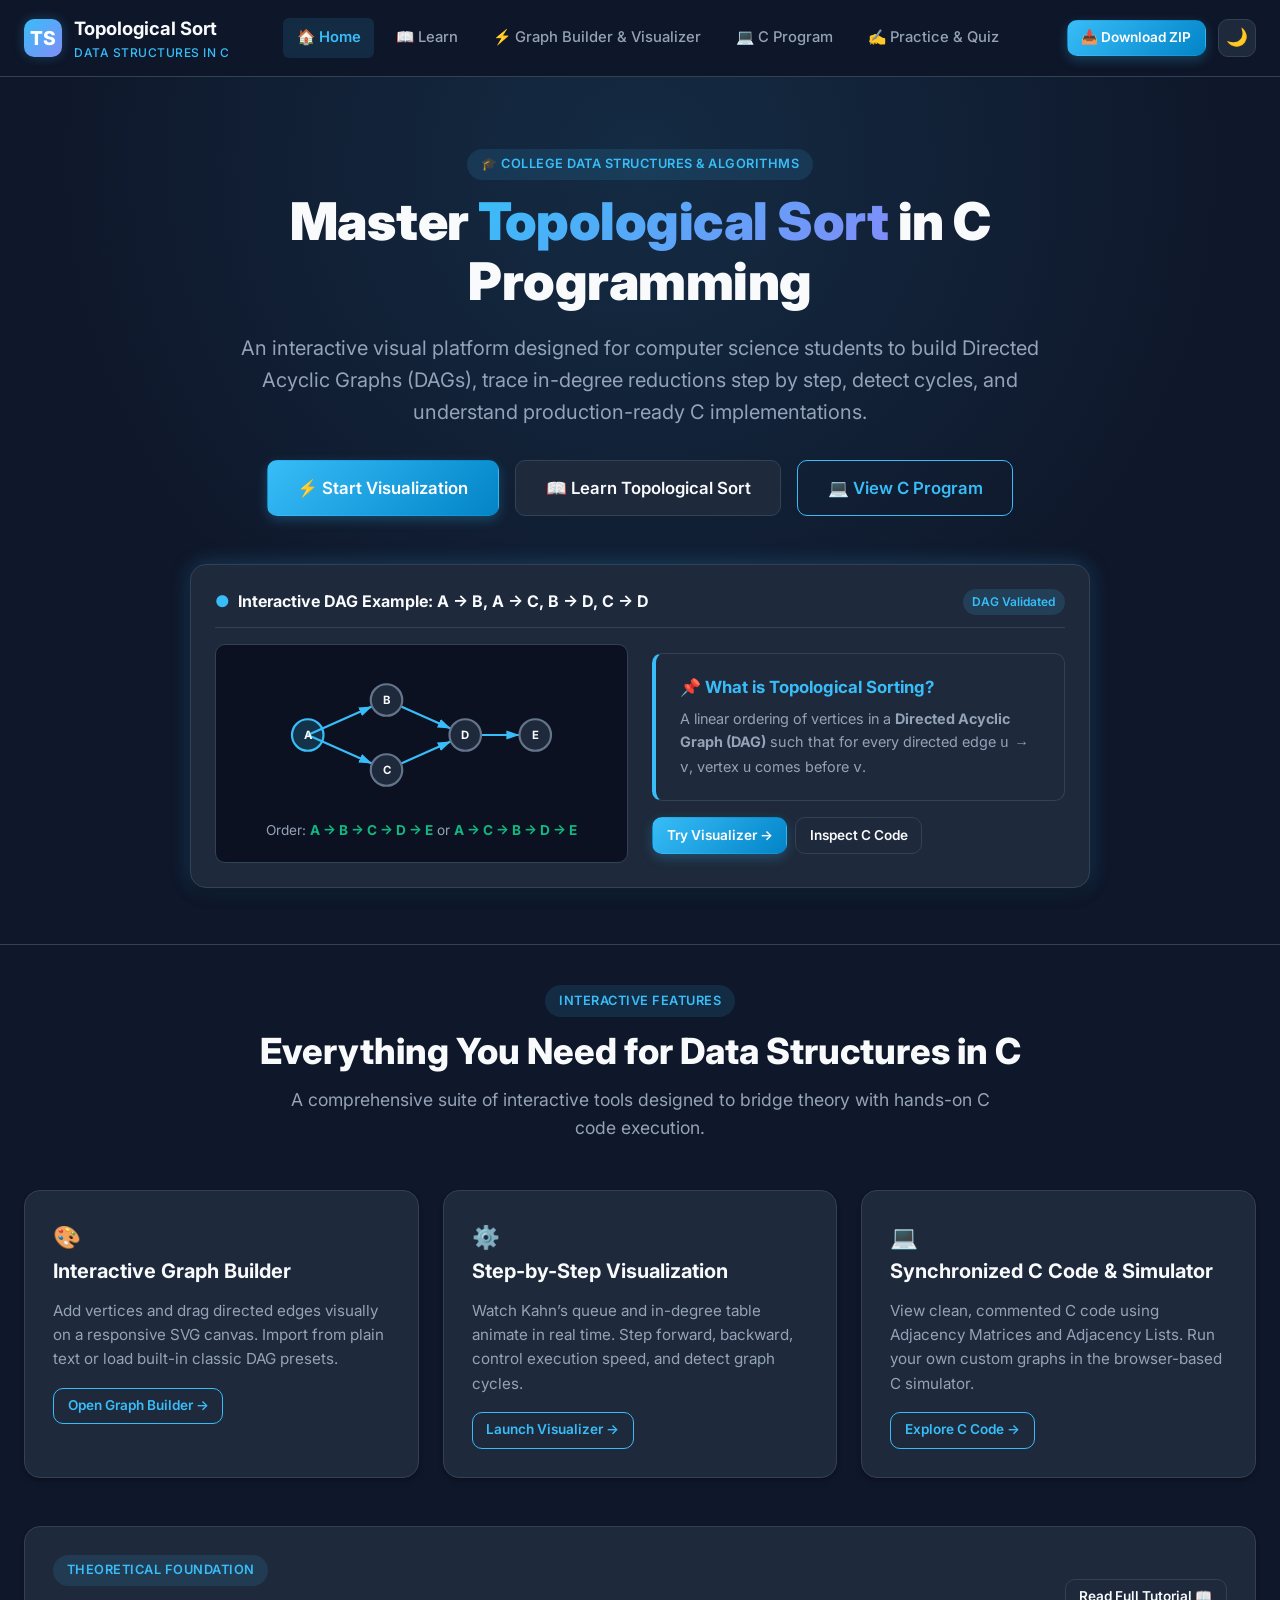
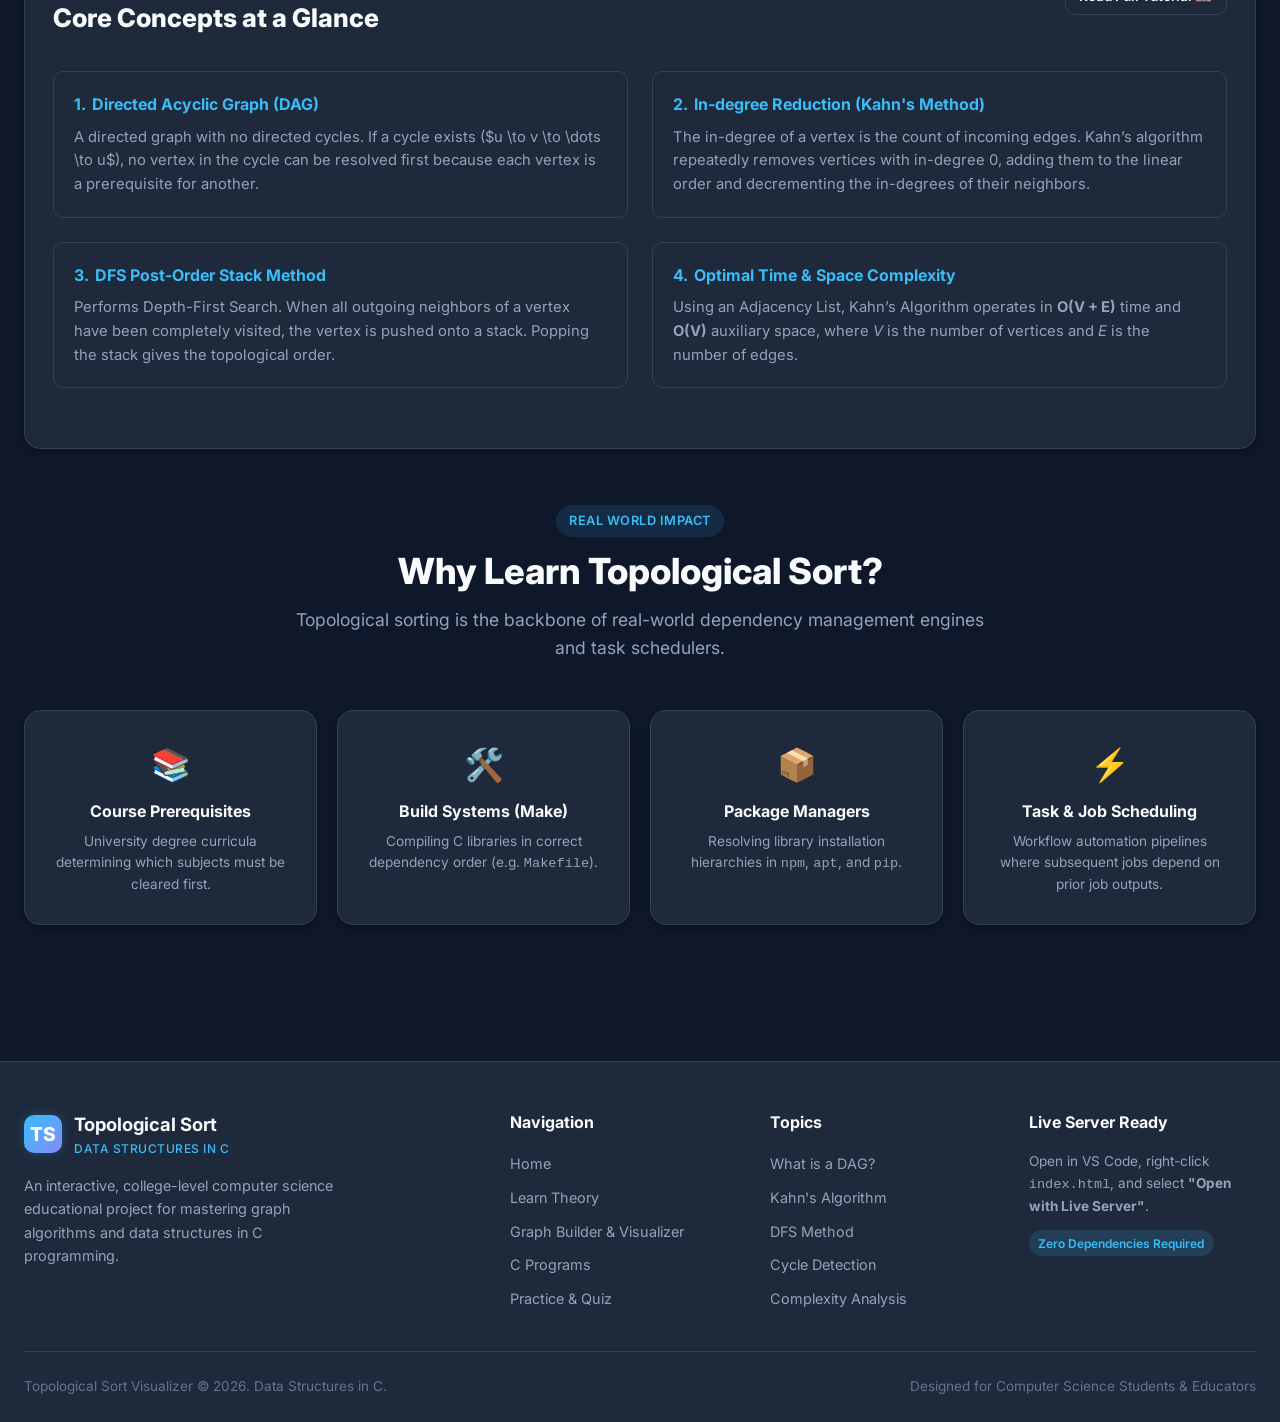
<file: index.html>
<!DOCTYPE html>
<html lang="en" data-theme="dark">
<head>
  <meta charset="UTF-8">
  <meta name="viewport" content="width=device-width, initial-scale=1.0">
  <title>Topological Sort Visualizer – Data Structures in C</title>
  <meta name="description" content="Interactive educational platform to learn, build, and visualize Topological Sort on Directed Acyclic Graphs (DAG) implemented in C programming.">
  <link rel="stylesheet" href="css/style.css">
  <link rel="preconnect" href="https://fonts.googleapis.com">
  <link rel="preconnect" href="https://fonts.gstatic.com" crossorigin>
  <link href="https://fonts.googleapis.com/css2?family=Fira+Code:wght@400;600;700&family=Inter:wght@400;500;600;700;800;900&display=swap" rel="stylesheet">
</head>
<body>

  <!-- Navigation Bar -->
  <nav class="navbar">
    <div class="nav-container">
      <a href="index.html" class="brand">
        <div class="brand-icon">TS</div>
        <div class="brand-title">
          Topological Sort
          <span>Data Structures in C</span>
        </div>
      </a>

      <ul class="nav-menu">
        <li><a href="index.html" class="nav-link active">🏠 Home</a></li>
        <li><a href="learn.html" class="nav-link">📖 Learn</a></li>
        <li><a href="visualizer.html" class="nav-link">⚡ Graph Builder & Visualizer</a></li>
        <li><a href="c-program.html" class="nav-link">💻 C Program</a></li>
        <li><a href="practice.html" class="nav-link">✍️ Practice & Quiz</a></li>
      </ul>

      <div class="nav-actions">
        <a href="topological-sort-c.zip" download="topological-sort-c.zip" class="btn btn-primary btn-sm" title="Download Complete Offline ZIP Project" style="text-decoration: none;">📥 Download ZIP</a>
        <button class="theme-toggle-btn" id="themeToggleBtn" title="Toggle Dark/Light Mode">
          <span id="themeIcon">🌙</span>
        </button>
        <button class="mobile-toggle" aria-label="Toggle Mobile Menu">☰</button>
      </div>
    </div>
  </nav>

  <!-- Hero Section -->
  <header class="hero-section">
    <div class="hero-content">
      <span class="section-tag">🎓 College Data Structures & Algorithms</span>
      <h1 class="hero-title">
        Master <span class="gradient-text">Topological Sort</span> in C Programming
      </h1>
      <p class="hero-subtitle">
        An interactive visual platform designed for computer science students to build Directed Acyclic Graphs (DAGs), trace in-degree reductions step by step, detect cycles, and understand production-ready C implementations.
      </p>

      <div class="hero-cta">
        <a href="visualizer.html" class="btn btn-primary btn-lg">⚡ Start Visualization</a>
        <a href="learn.html" class="btn btn-secondary btn-lg">📖 Learn Topological Sort</a>
        <a href="c-program.html" class="btn btn-outline btn-lg">💻 View C Program</a>
      </div>
    </div>

    <!-- Live Preview Interactive Showcase -->
    <div class="hero-preview">
      <div style="display: flex; align-items: center; justify-content: space-between; margin-bottom: 1rem; border-bottom: 1px solid var(--border-color); padding-bottom: 0.75rem;">
        <span style="font-weight: 700; color: var(--text-primary); display: flex; align-items: center; gap: 0.5rem;">
          <span style="color: var(--primary);">●</span> Interactive DAG Example: A → B, A → C, B → D, C → D
        </span>
        <span class="badge badge-ready">DAG Validated</span>
      </div>

      <div style="display: grid; grid-template-columns: repeat(auto-fit, minmax(280px, 1fr)); gap: 1.5rem; text-align: left; align-items: center;">
        <div style="background: var(--bg-canvas); padding: 1.25rem; border-radius: var(--radius-md); border: 1px solid var(--border-color); text-align: center;">
          <svg viewBox="0 0 360 160" style="width: 100%; height: auto; max-height: 140px;">
            <defs>
              <marker id="hero-arrow" viewBox="0 0 10 10" refX="22" refY="5" markerWidth="6" markerHeight="6" orient="auto-start-reverse">
                <path d="M 0 1.5 L 10 5 L 0 8.5 z" fill="var(--primary)" />
              </marker>
            </defs>
            <!-- Edges -->
            <path d="M 50 80 L 140 40" stroke="var(--primary)" stroke-width="2.5" marker-end="url(#hero-arrow)" />
            <path d="M 50 80 L 140 120" stroke="var(--primary)" stroke-width="2.5" marker-end="url(#hero-arrow)" />
            <path d="M 140 40 L 230 80" stroke="var(--primary)" stroke-width="2.5" marker-end="url(#hero-arrow)" />
            <path d="M 140 120 L 230 80" stroke="var(--primary)" stroke-width="2.5" marker-end="url(#hero-arrow)" />
            <path d="M 230 80 L 310 80" stroke="var(--primary)" stroke-width="2.5" marker-end="url(#hero-arrow)" />
            
            <!-- Nodes -->
            <g transform="translate(50, 80)">
              <circle r="18" fill="rgba(56,189,248,0.2)" stroke="var(--primary)" stroke-width="2.5" />
              <text text-anchor="middle" dominant-baseline="central" fill="var(--text-primary)" font-weight="bold" font-size="13">A</text>
            </g>
            <g transform="translate(140, 40)">
              <circle r="18" fill="var(--bg-card)" stroke="var(--text-muted)" stroke-width="2.5" />
              <text text-anchor="middle" dominant-baseline="central" fill="var(--text-primary)" font-weight="bold" font-size="13">B</text>
            </g>
            <g transform="translate(140, 120)">
              <circle r="18" fill="var(--bg-card)" stroke="var(--text-muted)" stroke-width="2.5" />
              <text text-anchor="middle" dominant-baseline="central" fill="var(--text-primary)" font-weight="bold" font-size="13">C</text>
            </g>
            <g transform="translate(230, 80)">
              <circle r="18" fill="var(--bg-card)" stroke="var(--text-muted)" stroke-width="2.5" />
              <text text-anchor="middle" dominant-baseline="central" fill="var(--text-primary)" font-weight="bold" font-size="13">D</text>
            </g>
            <g transform="translate(310, 80)">
              <circle r="18" fill="var(--bg-card)" stroke="var(--text-muted)" stroke-width="2.5" />
              <text text-anchor="middle" dominant-baseline="central" fill="var(--text-primary)" font-weight="bold" font-size="13">E</text>
            </g>
          </svg>
          <div style="font-size: 0.85rem; color: var(--text-secondary); margin-top: 0.5rem;">
            Order: <strong style="color: var(--color-done);">A → B → C → D → E</strong> or <strong style="color: var(--color-done);">A → C → B → D → E</strong>
          </div>
        </div>

        <div>
          <div class="concept-box" style="margin: 0 0 1rem 0;">
            <h4>📌 What is Topological Sorting?</h4>
            <p style="font-size: 0.9rem; color: var(--text-secondary);">
              A linear ordering of vertices in a <strong>Directed Acyclic Graph (DAG)</strong> such that for every directed edge <code>u → v</code>, vertex <code>u</code> comes before <code>v</code>.
            </p>
          </div>
          <div style="display: flex; gap: 0.5rem;">
            <a href="visualizer.html" class="btn btn-primary btn-sm">Try Visualizer →</a>
            <a href="c-program.html" class="btn btn-secondary btn-sm">Inspect C Code</a>
          </div>
        </div>
      </div>
    </div>
  </header>

  <!-- Core Features & Learning Tracks -->
  <main class="container">
    
    <div class="section-header">
      <span class="section-tag">Interactive Features</span>
      <h2 class="section-title">Everything You Need for Data Structures in C</h2>
      <p class="section-subtitle">A comprehensive suite of interactive tools designed to bridge theory with hands-on C code execution.</p>
    </div>

    <div class="grid-3">
      <div class="card">
        <div class="card-icon">🎨</div>
        <h3 class="card-title">Interactive Graph Builder</h3>
        <p style="color: var(--text-secondary); font-size: 0.95rem; margin-bottom: 1rem;">
          Add vertices and drag directed edges visually on a responsive SVG canvas. Import from plain text or load built-in classic DAG presets.
        </p>
        <a href="visualizer.html" class="btn btn-outline btn-sm">Open Graph Builder →</a>
      </div>

      <div class="card">
        <div class="card-icon">⚙️</div>
        <h3 class="card-title">Step-by-Step Visualization</h3>
        <p style="color: var(--text-secondary); font-size: 0.95rem; margin-bottom: 1rem;">
          Watch Kahn’s queue and in-degree table animate in real time. Step forward, backward, control execution speed, and detect graph cycles.
        </p>
        <a href="visualizer.html" class="btn btn-outline btn-sm">Launch Visualizer →</a>
      </div>

      <div class="card">
        <div class="card-icon">💻</div>
        <h3 class="card-title">Synchronized C Code & Simulator</h3>
        <p style="color: var(--text-secondary); font-size: 0.95rem; margin-bottom: 1rem;">
          View clean, commented C code using Adjacency Matrices and Adjacency Lists. Run your own custom graphs in the browser-based C simulator.
        </p>
        <a href="c-program.html" class="btn btn-outline btn-sm">Explore C Code →</a>
      </div>
    </div>

    <!-- Quick Concept Summary Section -->
    <div class="card" style="margin-top: 3rem;">
      <div style="display: flex; align-items: center; justify-content: space-between; flex-wrap: wrap; gap: 1rem; margin-bottom: 1.5rem;">
        <div>
          <span class="section-tag">Theoretical Foundation</span>
          <h3 style="font-size: 1.6rem; font-weight: 800; color: var(--text-primary);">Core Concepts at a Glance</h3>
        </div>
        <a href="learn.html" class="btn btn-secondary btn-sm">Read Full Tutorial 📖</a>
      </div>

      <div class="grid-2">
        <div style="background: var(--bg-secondary); padding: 1.25rem; border-radius: var(--radius-md); border: 1px solid var(--border-color);">
          <h4 style="color: var(--primary); margin-bottom: 0.5rem; display: flex; align-items: center; gap: 0.4rem;">
            <span>1.</span> Directed Acyclic Graph (DAG)
          </h4>
          <p style="color: var(--text-secondary); font-size: 0.925rem;">
            A directed graph with no directed cycles. If a cycle exists ($u \to v \to \dots \to u$), no vertex in the cycle can be resolved first because each vertex is a prerequisite for another.
          </p>
        </div>

        <div style="background: var(--bg-secondary); padding: 1.25rem; border-radius: var(--radius-md); border: 1px solid var(--border-color);">
          <h4 style="color: var(--primary); margin-bottom: 0.5rem; display: flex; align-items: center; gap: 0.4rem;">
            <span>2.</span> In-degree Reduction (Kahn's Method)
          </h4>
          <p style="color: var(--text-secondary); font-size: 0.925rem;">
            The in-degree of a vertex is the count of incoming edges. Kahn’s algorithm repeatedly removes vertices with in-degree 0, adding them to the linear order and decrementing the in-degrees of their neighbors.
          </p>
        </div>

        <div style="background: var(--bg-secondary); padding: 1.25rem; border-radius: var(--radius-md); border: 1px solid var(--border-color);">
          <h4 style="color: var(--primary); margin-bottom: 0.5rem; display: flex; align-items: center; gap: 0.4rem;">
            <span>3.</span> DFS Post-Order Stack Method
          </h4>
          <p style="color: var(--text-secondary); font-size: 0.925rem;">
            Performs Depth-First Search. When all outgoing neighbors of a vertex have been completely visited, the vertex is pushed onto a stack. Popping the stack gives the topological order.
          </p>
        </div>

        <div style="background: var(--bg-secondary); padding: 1.25rem; border-radius: var(--radius-md); border: 1px solid var(--border-color);">
          <h4 style="color: var(--primary); margin-bottom: 0.5rem; display: flex; align-items: center; gap: 0.4rem;">
            <span>4.</span> Optimal Time & Space Complexity
          </h4>
          <p style="color: var(--text-secondary); font-size: 0.925rem;">
            Using an Adjacency List, Kahn’s Algorithm operates in <strong>O(V + E)</strong> time and <strong>O(V)</strong> auxiliary space, where <em>V</em> is the number of vertices and <em>E</em> is the number of edges.
          </p>
        </div>
      </div>
    </div>

    <!-- Real World Applications Callout -->
    <div style="margin-top: 3.5rem;">
      <div class="section-header">
        <span class="section-tag">Real World Impact</span>
        <h2 class="section-title">Why Learn Topological Sort?</h2>
        <p class="section-subtitle">Topological sorting is the backbone of real-world dependency management engines and task schedulers.</p>
      </div>

      <div class="grid-4">
        <div class="card" style="text-align: center;">
          <div style="font-size: 2rem; margin-bottom: 0.5rem;">📚</div>
          <h4 style="margin-bottom: 0.4rem;">Course Prerequisites</h4>
          <p style="font-size: 0.85rem; color: var(--text-secondary);">University degree curricula determining which subjects must be cleared first.</p>
        </div>

        <div class="card" style="text-align: center;">
          <div style="font-size: 2rem; margin-bottom: 0.5rem;">🛠️</div>
          <h4 style="margin-bottom: 0.4rem;">Build Systems (Make)</h4>
          <p style="font-size: 0.85rem; color: var(--text-secondary);">Compiling C libraries in correct dependency order (e.g. <code>Makefile</code>).</p>
        </div>

        <div class="card" style="text-align: center;">
          <div style="font-size: 2rem; margin-bottom: 0.5rem;">📦</div>
          <h4 style="margin-bottom: 0.4rem;">Package Managers</h4>
          <p style="font-size: 0.85rem; color: var(--text-secondary);">Resolving library installation hierarchies in <code>npm</code>, <code>apt</code>, and <code>pip</code>.</p>
        </div>

        <div class="card" style="text-align: center;">
          <div style="font-size: 2rem; margin-bottom: 0.5rem;">⚡</div>
          <h4 style="margin-bottom: 0.4rem;">Task & Job Scheduling</h4>
          <p style="font-size: 0.85rem; color: var(--text-secondary);">Workflow automation pipelines where subsequent jobs depend on prior job outputs.</p>
        </div>
      </div>
    </div>

  </main>

  <!-- Footer -->
  <footer class="footer">
    <div class="footer-grid">
      <div class="footer-col">
        <div class="brand" style="margin-bottom: 1rem;">
          <div class="brand-icon">TS</div>
          <div class="brand-title">
            Topological Sort
            <span>Data Structures in C</span>
          </div>
        </div>
        <p style="color: var(--text-secondary); font-size: 0.9rem; max-width: 320px;">
          An interactive, college-level computer science educational project for mastering graph algorithms and data structures in C programming.
        </p>
      </div>

      <div class="footer-col">
        <h5>Navigation</h5>
        <ul class="footer-links">
          <li><a href="index.html">Home</a></li>
          <li><a href="learn.html">Learn Theory</a></li>
          <li><a href="visualizer.html">Graph Builder & Visualizer</a></li>
          <li><a href="c-program.html">C Programs</a></li>
          <li><a href="practice.html">Practice & Quiz</a></li>
        </ul>
      </div>

      <div class="footer-col">
        <h5>Topics</h5>
        <ul class="footer-links">
          <li><a href="learn.html#dag">What is a DAG?</a></li>
          <li><a href="learn.html#kahns">Kahn's Algorithm</a></li>
          <li><a href="learn.html#dfs">DFS Method</a></li>
          <li><a href="learn.html#cycles">Cycle Detection</a></li>
          <li><a href="learn.html#complexity">Complexity Analysis</a></li>
        </ul>
      </div>

      <div class="footer-col">
        <h5>Live Server Ready</h5>
        <p style="color: var(--text-secondary); font-size: 0.85rem; margin-bottom: 0.75rem;">
          Open in VS Code, right-click <code>index.html</code>, and select <strong>"Open with Live Server"</strong>.
        </p>
        <span class="badge badge-ready">Zero Dependencies Required</span>
      </div>
    </div>

    <div class="footer-bottom">
      <div>Topological Sort Visualizer &copy; 2026. Data Structures in C.</div>
      <div>Designed for Computer Science Students & Educators</div>
    </div>
  </footer>

  <script src="js/graph.js"></script>
  <script src="js/topological-sort.js"></script>
  <script src="js/visualization.js"></script>
  <script src="js/main.js"></script>
</body>
</html>
</file>
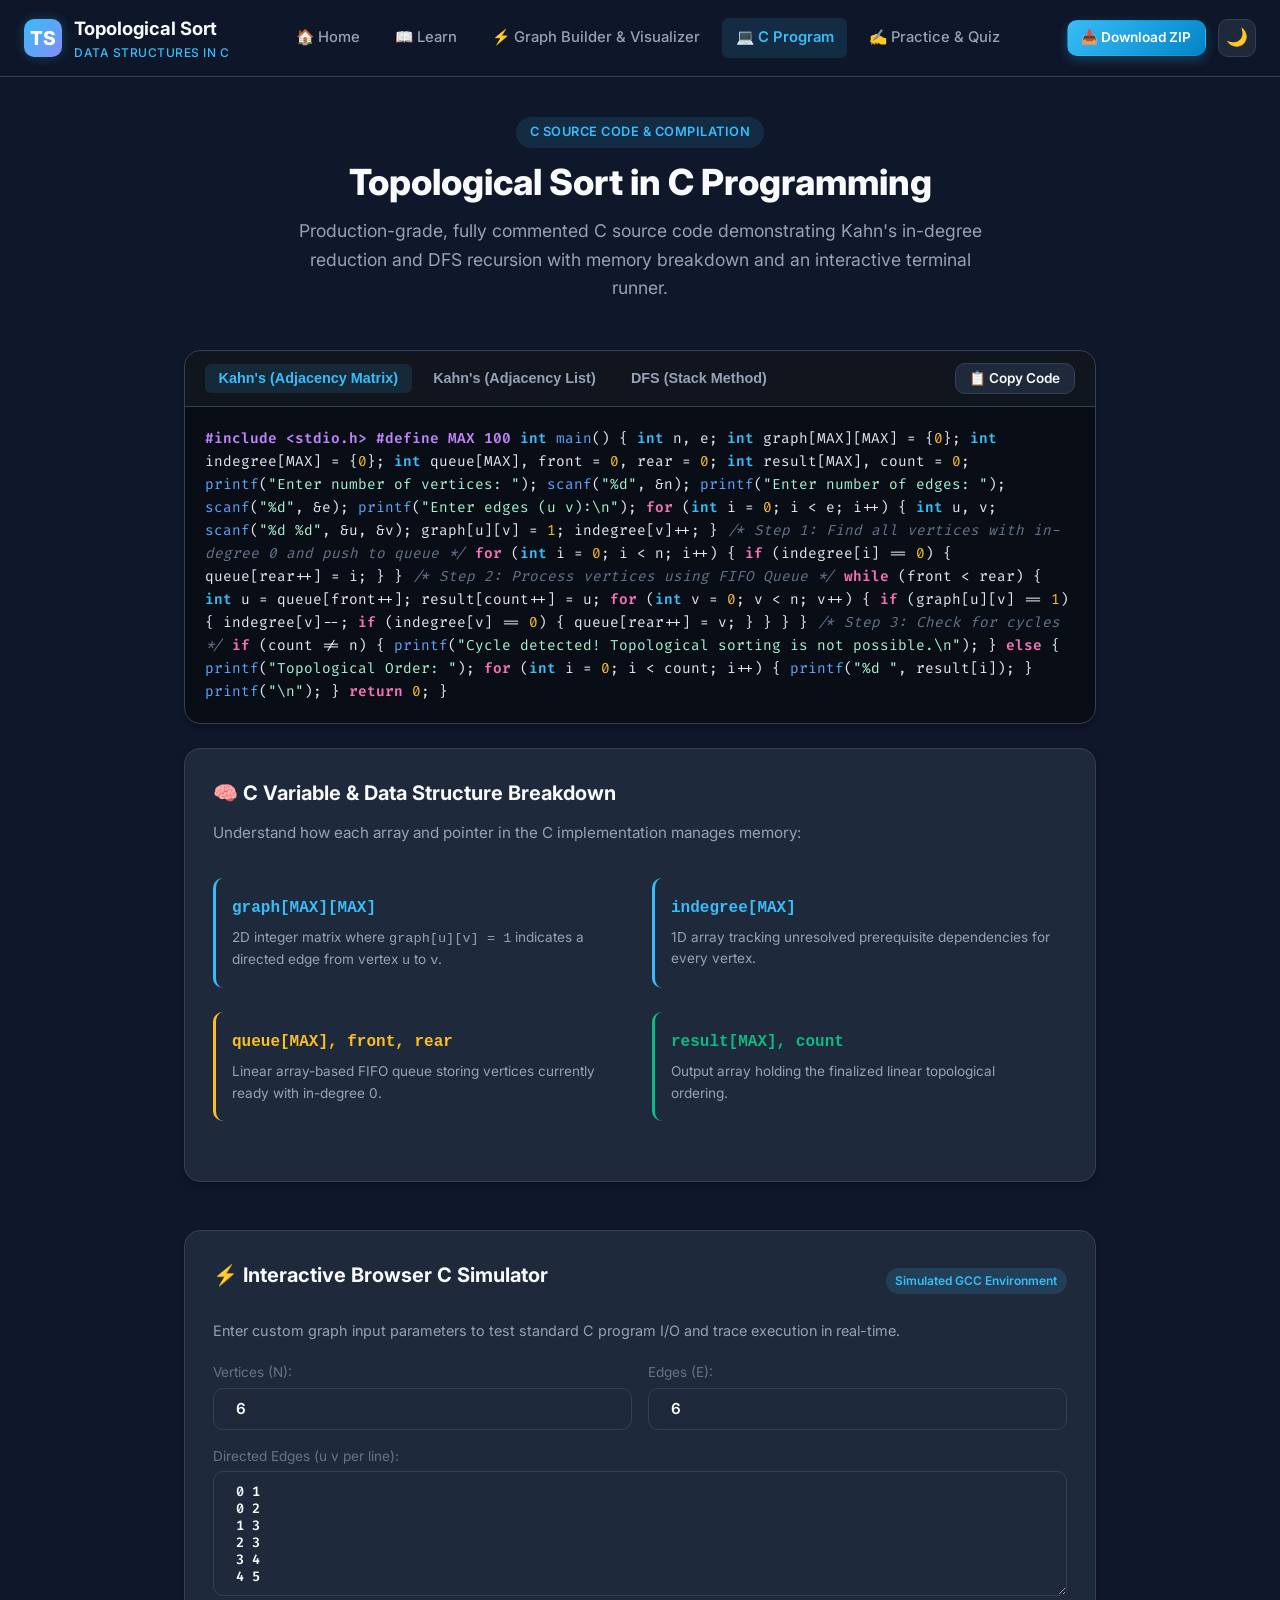
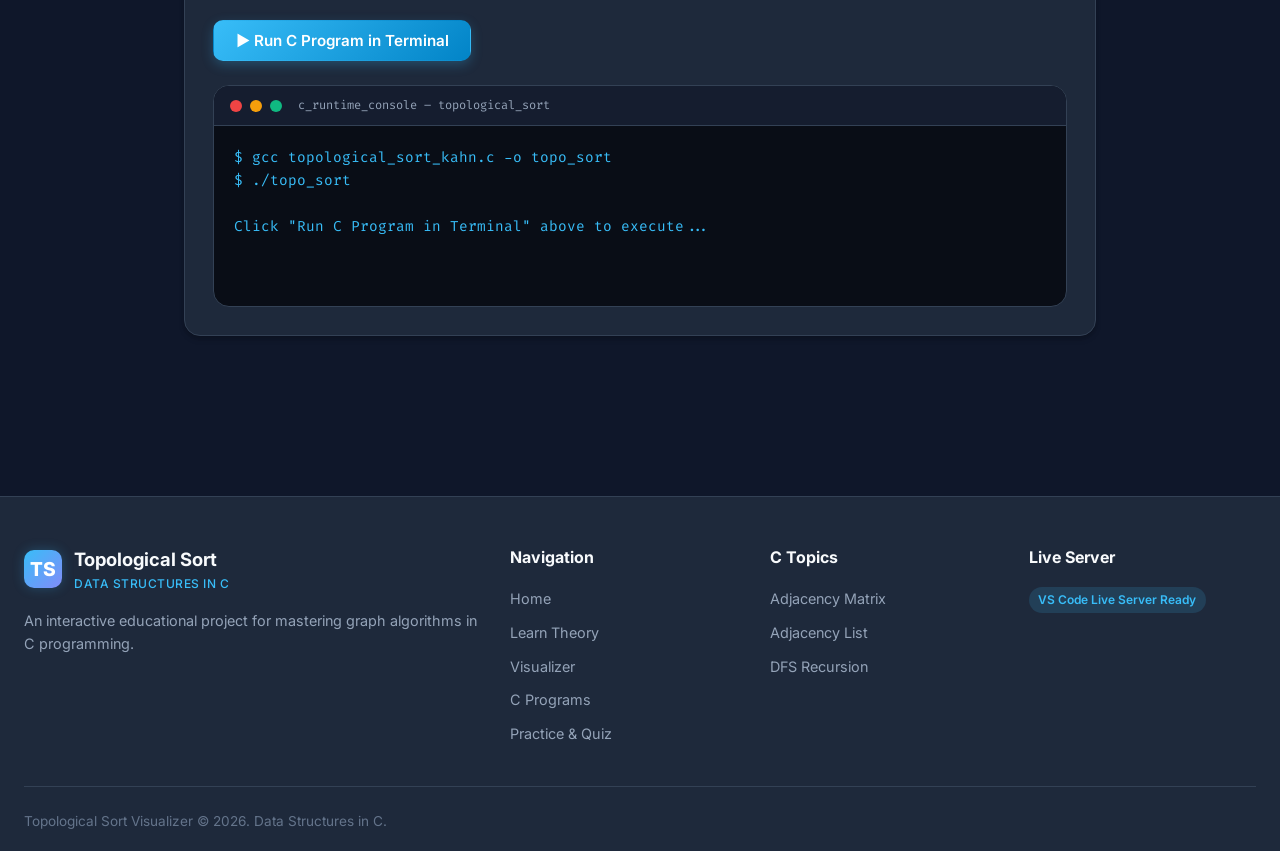
<file: c-program.html>
<!DOCTYPE html>
<html lang="en" data-theme="dark">
<head>
  <meta charset="UTF-8">
  <meta name="viewport" content="width=device-width, initial-scale=1.0">
  <title>C Program Implementations – Topological Sort in C</title>
  <meta name="description" content="Clean, well-commented C programs for Topological Sort using Adjacency Matrix, Adjacency List, and DFS methods with an interactive browser-based C simulator.">
  <link rel="stylesheet" href="css/style.css">
  <link rel="preconnect" href="https://fonts.googleapis.com">
  <link rel="preconnect" href="https://fonts.gstatic.com" crossorigin>
  <link href="https://fonts.googleapis.com/css2?family=Fira+Code:wght@400;600;700&family=Inter:wght@400;500;600;700;800;900&display=swap" rel="stylesheet">
</head>
<body>

  <!-- Navigation Bar -->
  <nav class="navbar">
    <div class="nav-container">
      <a href="index.html" class="brand">
        <div class="brand-icon">TS</div>
        <div class="brand-title">
          Topological Sort
          <span>Data Structures in C</span>
        </div>
      </a>

      <ul class="nav-menu">
        <li><a href="index.html" class="nav-link">🏠 Home</a></li>
        <li><a href="learn.html" class="nav-link">📖 Learn</a></li>
        <li><a href="visualizer.html" class="nav-link">⚡ Graph Builder & Visualizer</a></li>
        <li><a href="c-program.html" class="nav-link active">💻 C Program</a></li>
        <li><a href="practice.html" class="nav-link">✍️ Practice & Quiz</a></li>
      </ul>

      <div class="nav-actions">
        <a href="topological-sort-c.zip" download="topological-sort-c.zip" class="btn btn-primary btn-sm" title="Download Complete Offline ZIP Project" style="text-decoration: none;">📥 Download ZIP</a>
        <button class="theme-toggle-btn" id="themeToggleBtn" title="Toggle Dark/Light Mode">
          <span id="themeIcon">🌙</span>
        </button>
        <button class="mobile-toggle" aria-label="Toggle Mobile Menu">☰</button>
      </div>
    </div>
  </nav>

  <main class="container-narrow">

    <!-- Page Header -->
    <div class="section-header">
      <span class="section-tag">C Source Code & Compilation</span>
      <h1 class="section-title">Topological Sort in C Programming</h1>
      <p class="section-subtitle">
        Production-grade, fully commented C source code demonstrating Kahn's in-degree reduction and DFS recursion with memory breakdown and an interactive terminal runner.
      </p>
    </div>

    <!-- Code Viewer Card -->
    <div class="code-container" id="cCodeViewer">
      <div class="code-header">
        <div style="display: flex; gap: 0.5rem;">
          <button class="code-tab-btn active" data-tab="tab-kahns-matrix">Kahn's (Adjacency Matrix)</button>
          <button class="code-tab-btn" data-tab="tab-kahns-list">Kahn's (Adjacency List)</button>
          <button class="code-tab-btn" data-tab="tab-dfs">DFS (Stack Method)</button>
        </div>
        <button class="btn btn-secondary btn-sm" id="btnCopyCode">📋 Copy Code</button>
      </div>

      <!-- Tab 1: Kahn's Algorithm Adjacency Matrix -->
      <div class="code-tab-panel code-body" id="tab-kahns-matrix">
<span class="c-preprocessor">#include &lt;stdio.h&gt;</span>

<span class="c-preprocessor">#define MAX 100</span>

<span class="c-type">int</span> <span class="c-func">main</span>()
{
    <span class="c-type">int</span> n, e;
    <span class="c-type">int</span> graph[MAX][MAX] = {<span class="c-number">0</span>};
    <span class="c-type">int</span> indegree[MAX] = {<span class="c-number">0</span>};
    <span class="c-type">int</span> queue[MAX], front = <span class="c-number">0</span>, rear = <span class="c-number">0</span>;
    <span class="c-type">int</span> result[MAX], count = <span class="c-number">0</span>;

    <span class="c-func">printf</span>(<span class="c-string">"Enter number of vertices: "</span>);
    <span class="c-func">scanf</span>(<span class="c-string">"%d"</span>, &amp;n);

    <span class="c-func">printf</span>(<span class="c-string">"Enter number of edges: "</span>);
    <span class="c-func">scanf</span>(<span class="c-string">"%d"</span>, &amp;e);

    <span class="c-func">printf</span>(<span class="c-string">"Enter edges (u v):\n"</span>);

    <span class="c-keyword">for</span> (<span class="c-type">int</span> i = <span class="c-number">0</span>; i &lt; e; i++)
    {
        <span class="c-type">int</span> u, v;
        <span class="c-func">scanf</span>(<span class="c-string">"%d %d"</span>, &amp;u, &amp;v);

        graph[u][v] = <span class="c-number">1</span>;
        indegree[v]++;
    }

    <span class="c-comment">/* Step 1: Find all vertices with in-degree 0 and push to queue */</span>
    <span class="c-keyword">for</span> (<span class="c-type">int</span> i = <span class="c-number">0</span>; i &lt; n; i++)
    {
        <span class="c-keyword">if</span> (indegree[i] == <span class="c-number">0</span>)
        {
            queue[rear++] = i;
        }
    }

    <span class="c-comment">/* Step 2: Process vertices using FIFO Queue */</span>
    <span class="c-keyword">while</span> (front &lt; rear)
    {
        <span class="c-type">int</span> u = queue[front++];
        result[count++] = u;

        <span class="c-keyword">for</span> (<span class="c-type">int</span> v = <span class="c-number">0</span>; v &lt; n; v++)
        {
            <span class="c-keyword">if</span> (graph[u][v] == <span class="c-number">1</span>)
            {
                indegree[v]--;

                <span class="c-keyword">if</span> (indegree[v] == <span class="c-number">0</span>)
                {
                    queue[rear++] = v;
                }
            }
        }
    }

    <span class="c-comment">/* Step 3: Check for cycles */</span>
    <span class="c-keyword">if</span> (count != n)
    {
        <span class="c-func">printf</span>(<span class="c-string">"Cycle detected! Topological sorting is not possible.\n"</span>);
    }
    <span class="c-keyword">else</span>
    {
        <span class="c-func">printf</span>(<span class="c-string">"Topological Order: "</span>);

        <span class="c-keyword">for</span> (<span class="c-type">int</span> i = <span class="c-number">0</span>; i &lt; count; i++)
        {
            <span class="c-func">printf</span>(<span class="c-string">"%d "</span>, result[i]);
        }

        <span class="c-func">printf</span>(<span class="c-string">"\n"</span>);
    }

    <span class="c-keyword">return</span> <span class="c-number">0</span>;
}
      </div>

      <!-- Tab 2: Kahn's Algorithm Adjacency List -->
      <div class="code-tab-panel code-body" id="tab-kahns-list" style="display: none;">
<span class="c-preprocessor">#include &lt;stdio.h&gt;</span>
<span class="c-preprocessor">#include &lt;stdlib.h&gt;</span>

<span class="c-keyword">struct</span> Node {
    <span class="c-type">int</span> dest;
    <span class="c-keyword">struct</span> Node* next;
};

<span class="c-keyword">struct</span> Graph {
    <span class="c-type">int</span> V;
    <span class="c-keyword">struct</span> Node** adjLists;
    <span class="c-type">int</span>* indegree;
};

<span class="c-keyword">struct</span> Node* <span class="c-func">createNode</span>(<span class="c-type">int</span> v) {
    <span class="c-keyword">struct</span> Node* newNode = <span class="c-func">malloc</span>(<span class="c-keyword">sizeof</span>(<span class="c-keyword">struct</span> Node));
    newNode-&gt;dest = v;
    newNode-&gt;next = NULL;
    <span class="c-keyword">return</span> newNode;
}

<span class="c-type">void</span> <span class="c-func">addEdge</span>(<span class="c-keyword">struct</span> Graph* graph, <span class="c-type">int</span> src, <span class="c-type">int</span> dest) {
    <span class="c-keyword">struct</span> Node* newNode = <span class="c-func">createNode</span>(dest);
    newNode-&gt;next = graph-&gt;adjLists[src];
    graph-&gt;adjLists[src] = newNode;
    graph-&gt;indegree[dest]++;
}

<span class="c-type">void</span> <span class="c-func">topologicalSort</span>(<span class="c-keyword">struct</span> Graph* graph) {
    <span class="c-type">int</span>* queue = <span class="c-func">malloc</span>(graph-&gt;V * <span class="c-keyword">sizeof</span>(<span class="c-type">int</span>));
    <span class="c-type">int</span>* result = <span class="c-func">malloc</span>(graph-&gt;V * <span class="c-keyword">sizeof</span>(<span class="c-type">int</span>));
    <span class="c-type">int</span> front = <span class="c-number">0</span>, rear = <span class="c-number">0</span>, count = <span class="c-number">0</span>;

    <span class="c-keyword">for</span> (<span class="c-type">int</span> i = <span class="c-number">0</span>; i &lt; graph-&gt;V; i++) {
        <span class="c-keyword">if</span> (graph-&gt;indegree[i] == <span class="c-number">0</span>) {
            queue[rear++] = i;
        }
    }

    <span class="c-keyword">while</span> (front &lt; rear) {
        <span class="c-type">int</span> u = queue[front++];
        result[count++] = u;

        <span class="c-keyword">struct</span> Node* temp = graph-&gt;adjLists[u];
        <span class="c-keyword">while</span> (temp) {
            <span class="c-type">int</span> v = temp-&gt;dest;
            graph-&gt;indegree[v]--;
            <span class="c-keyword">if</span> (graph-&gt;indegree[v] == <span class="c-number">0</span>) {
                queue[rear++] = v;
            }
            temp = temp-&gt;next;
        }
    }

    <span class="c-keyword">if</span> (count != graph-&gt;V) {
        <span class="c-func">printf</span>(<span class="c-string">"Cycle detected!\n"</span>);
    } <span class="c-keyword">else</span> {
        <span class="c-func">printf</span>(<span class="c-string">"Topological Order: "</span>);
        <span class="c-keyword">for</span> (<span class="c-type">int</span> i = <span class="c-number">0</span>; i &lt; count; i++) {
            <span class="c-func">printf</span>(<span class="c-string">"%d "</span>, result[i]);
        }
        <span class="c-func">printf</span>(<span class="c-string">"\n"</span>);
    }

    <span class="c-func">free</span>(queue);
    <span class="c-func">free</span>(result);
}
      </div>

      <!-- Tab 3: DFS Method -->
      <div class="code-tab-panel code-body" id="tab-dfs" style="display: none;">
<span class="c-preprocessor">#include &lt;stdio.h&gt;</span>
<span class="c-preprocessor">#include &lt;stdbool.h&gt;</span>

<span class="c-preprocessor">#define MAX 100</span>

<span class="c-type">int</span> graph[MAX][MAX] = {<span class="c-number">0</span>};
<span class="c-type">int</span> visited[MAX] = {<span class="c-number">0</span>}; <span class="c-comment">// 0: unvisited, 1: visiting, 2: visited</span>
<span class="c-type">int</span> stack[MAX], top = -<span class="c-number">1</span>;
<span class="c-type">bool</span> hasCycle = <span class="c-number">false</span>;

<span class="c-type">void</span> <span class="c-func">push</span>(<span class="c-type">int</span> v) {
    stack[++top] = v;
}

<span class="c-type">void</span> <span class="c-func">dfs</span>(<span class="c-type">int</span> u, <span class="c-type">int</span> n) {
    <span class="c-keyword">if</span> (hasCycle) <span class="c-keyword">return</span>;
    visited[u] = <span class="c-number">1</span>; <span class="c-comment">// Visiting (in call stack)</span>

    <span class="c-keyword">for</span> (<span class="c-type">int</span> v = <span class="c-number">0</span>; v &lt; n; v++) {
        <span class="c-keyword">if</span> (graph[u][v]) {
            <span class="c-keyword">if</span> (visited[v] == <span class="c-number">1</span>) {
                hasCycle = <span class="c-number">true</span>; <span class="c-comment">// Back-edge found!</span>
                <span class="c-keyword">return</span>;
            }
            <span class="c-keyword">if</span> (visited[v] == <span class="c-number">0</span>) {
                <span class="c-func">dfs</span>(v, n);
            }
        }
    }

    visited[u] = <span class="c-number">2</span>; <span class="c-comment">// Fully processed</span>
    <span class="c-func">push</span>(u);        <span class="c-comment">// Post-order push</span>
}

<span class="c-type">int</span> <span class="c-func">main</span>() {
    <span class="c-type">int</span> n = <span class="c-number">6</span>;
    <span class="c-comment">// Sample DAG edges</span>
    graph[<span class="c-number">0</span>][<span class="c-number">1</span>] = <span class="c-number">1</span>; graph[<span class="c-number">0</span>][<span class="c-number">2</span>] = <span class="c-number">1</span>;
    graph[<span class="c-number">1</span>][<span class="c-number">3</span>] = <span class="c-number">1</span>; graph[<span class="c-number">2</span>][<span class="c-number">3</span>] = <span class="c-number">1</span>;
    graph[<span class="c-number">3</span>][<span class="c-number">4</span>] = <span class="c-number">1</span>; graph[<span class="c-number">4</span>][<span class="c-number">5</span>] = <span class="c-number">1</span>;

    <span class="c-keyword">for</span> (<span class="c-type">int</span> i = <span class="c-number">0</span>; i &lt; n; i++) {
        <span class="c-keyword">if</span> (visited[i] == <span class="c-number">0</span>) {
            <span class="c-func">dfs</span>(i, n);
        }
    }

    <span class="c-keyword">if</span> (hasCycle) {
        <span class="c-func">printf</span>(<span class="c-string">"Cycle detected! Topological sort impossible.\n"</span>);
    } <span class="c-keyword">else</span> {
        <span class="c-func">printf</span>(<span class="c-string">"Topological Order: "</span>);
        <span class="c-keyword">while</span> (top &gt;= <span class="c-number">0</span>) {
            <span class="c-func">printf</span>(<span class="c-string">"%d "</span>, stack[top--]);
        }
        <span class="c-func">printf</span>(<span class="c-string">"\n"</span>);
    }
    <span class="c-keyword">return</span> <span class="c-number">0</span>;
}
      </div>
    </div>

    <!-- C Memory & Variable Breakdown -->
    <div class="card" style="margin-bottom: 3rem;">
      <h3 class="card-title">🧠 C Variable & Data Structure Breakdown</h3>
      <p style="color: var(--text-secondary); font-size: 0.95rem; margin-bottom: 1.25rem;">
        Understand how each array and pointer in the C implementation manages memory:
      </p>

      <div class="grid-2">
        <div style="background: var(--bg-secondary); padding: 1rem; border-radius: var(--radius-md); border-left: 3px solid var(--primary);">
          <code style="color: var(--primary); font-weight: bold;">graph[MAX][MAX]</code>
          <p style="font-size: 0.85rem; color: var(--text-secondary); margin-top: 0.35rem;">
            2D integer matrix where <code>graph[u][v] = 1</code> indicates a directed edge from vertex <code>u</code> to <code>v</code>.
          </p>
        </div>

        <div style="background: var(--bg-secondary); padding: 1rem; border-radius: var(--radius-md); border-left: 3px solid var(--primary);">
          <code style="color: var(--primary); font-weight: bold;">indegree[MAX]</code>
          <p style="font-size: 0.85rem; color: var(--text-secondary); margin-top: 0.35rem;">
            1D array tracking unresolved prerequisite dependencies for every vertex.
          </p>
        </div>

        <div style="background: var(--bg-secondary); padding: 1rem; border-radius: var(--radius-md); border-left: 3px solid var(--color-queue);">
          <code style="color: var(--color-queue); font-weight: bold;">queue[MAX], front, rear</code>
          <p style="font-size: 0.85rem; color: var(--text-secondary); margin-top: 0.35rem;">
            Linear array-based FIFO queue storing vertices currently ready with in-degree 0.
          </p>
        </div>

        <div style="background: var(--bg-secondary); padding: 1rem; border-radius: var(--radius-md); border-left: 3px solid var(--color-done);">
          <code style="color: var(--color-done); font-weight: bold;">result[MAX], count</code>
          <p style="font-size: 0.85rem; color: var(--text-secondary); margin-top: 0.35rem;">
            Output array holding the finalized linear topological ordering.
          </p>
        </div>
      </div>
    </div>

    <!-- Interactive Browser C Terminal Simulator -->
    <div class="card" style="margin-bottom: 3.5rem;">
      <div style="display: flex; align-items: center; justify-content: space-between; margin-bottom: 1rem;">
        <h3 class="card-title">⚡ Interactive Browser C Simulator</h3>
        <span class="badge badge-ready">Simulated GCC Environment</span>
      </div>
      <p style="color: var(--text-secondary); font-size: 0.9rem; margin-bottom: 1.25rem;">
        Enter custom graph input parameters to test standard C program I/O and trace execution in real-time.
      </p>

      <div style="display: grid; grid-template-columns: 1fr 1fr; gap: 1rem; margin-bottom: 1rem;">
        <div>
          <label style="font-size: 0.85rem; color: var(--text-muted); display: block; margin-bottom: 0.25rem;">Vertices (N):</label>
          <input type="number" id="simVertices" value="6" min="1" max="20" class="btn btn-secondary" style="width: 100%; text-align: left;">
        </div>
        <div>
          <label style="font-size: 0.85rem; color: var(--text-muted); display: block; margin-bottom: 0.25rem;">Edges (E):</label>
          <input type="number" id="simEdgesCount" value="6" min="0" max="40" class="btn btn-secondary" style="width: 100%; text-align: left;">
        </div>
      </div>

      <div style="margin-bottom: 1rem;">
        <label style="font-size: 0.85rem; color: var(--text-muted); display: block; margin-bottom: 0.25rem;">Directed Edges (u v per line):</label>
        <textarea id="simEdgesData" rows="6" class="btn btn-secondary" style="width: 100%; text-align: left; font-family: var(--font-mono); font-size: 0.85rem; resize: vertical;">0 1
0 2
1 3
2 3
3 4
4 5</textarea>
      </div>

      <button class="btn btn-primary" id="runTerminalBtn" style="margin-bottom: 1.5rem;">▶ Run C Program in Terminal</button>

      <!-- Simulated Terminal Box -->
      <div class="terminal-card">
        <div class="terminal-header">
          <div class="terminal-dot dot-red"></div>
          <div class="terminal-dot dot-yellow"></div>
          <div class="terminal-dot dot-green"></div>
          <span style="font-size: 0.75rem; color: #94a3b8; margin-left: 0.5rem;">c_runtime_console – topological_sort</span>
        </div>
        <div class="terminal-body" id="terminalOutput">$ gcc topological_sort_kahn.c -o topo_sort
$ ./topo_sort

Click "Run C Program in Terminal" above to execute...</div>
      </div>
    </div>

  </main>

  <!-- Footer -->
  <footer class="footer">
    <div class="footer-grid">
      <div class="footer-col">
        <div class="brand" style="margin-bottom: 1rem;">
          <div class="brand-icon">TS</div>
          <div class="brand-title">Topological Sort<span>Data Structures in C</span></div>
        </div>
        <p style="color: var(--text-secondary); font-size: 0.9rem;">An interactive educational project for mastering graph algorithms in C programming.</p>
      </div>
      <div class="footer-col">
        <h5>Navigation</h5>
        <ul class="footer-links">
          <li><a href="index.html">Home</a></li>
          <li><a href="learn.html">Learn Theory</a></li>
          <li><a href="visualizer.html">Visualizer</a></li>
          <li><a href="c-program.html">C Programs</a></li>
          <li><a href="practice.html">Practice & Quiz</a></li>
        </ul>
      </div>
      <div class="footer-col">
        <h5>C Topics</h5>
        <ul class="footer-links">
          <li><a href="#tab-kahns-matrix">Adjacency Matrix</a></li>
          <li><a href="#tab-kahns-list">Adjacency List</a></li>
          <li><a href="#tab-dfs">DFS Recursion</a></li>
        </ul>
      </div>
      <div class="footer-col">
        <h5>Live Server</h5>
        <span class="badge badge-ready">VS Code Live Server Ready</span>
      </div>
    </div>
    <div class="footer-bottom">
      <div>Topological Sort Visualizer &copy; 2026. Data Structures in C.</div>
    </div>
  </footer>

  <script src="js/main.js"></script>
</body>
</html>
</file>
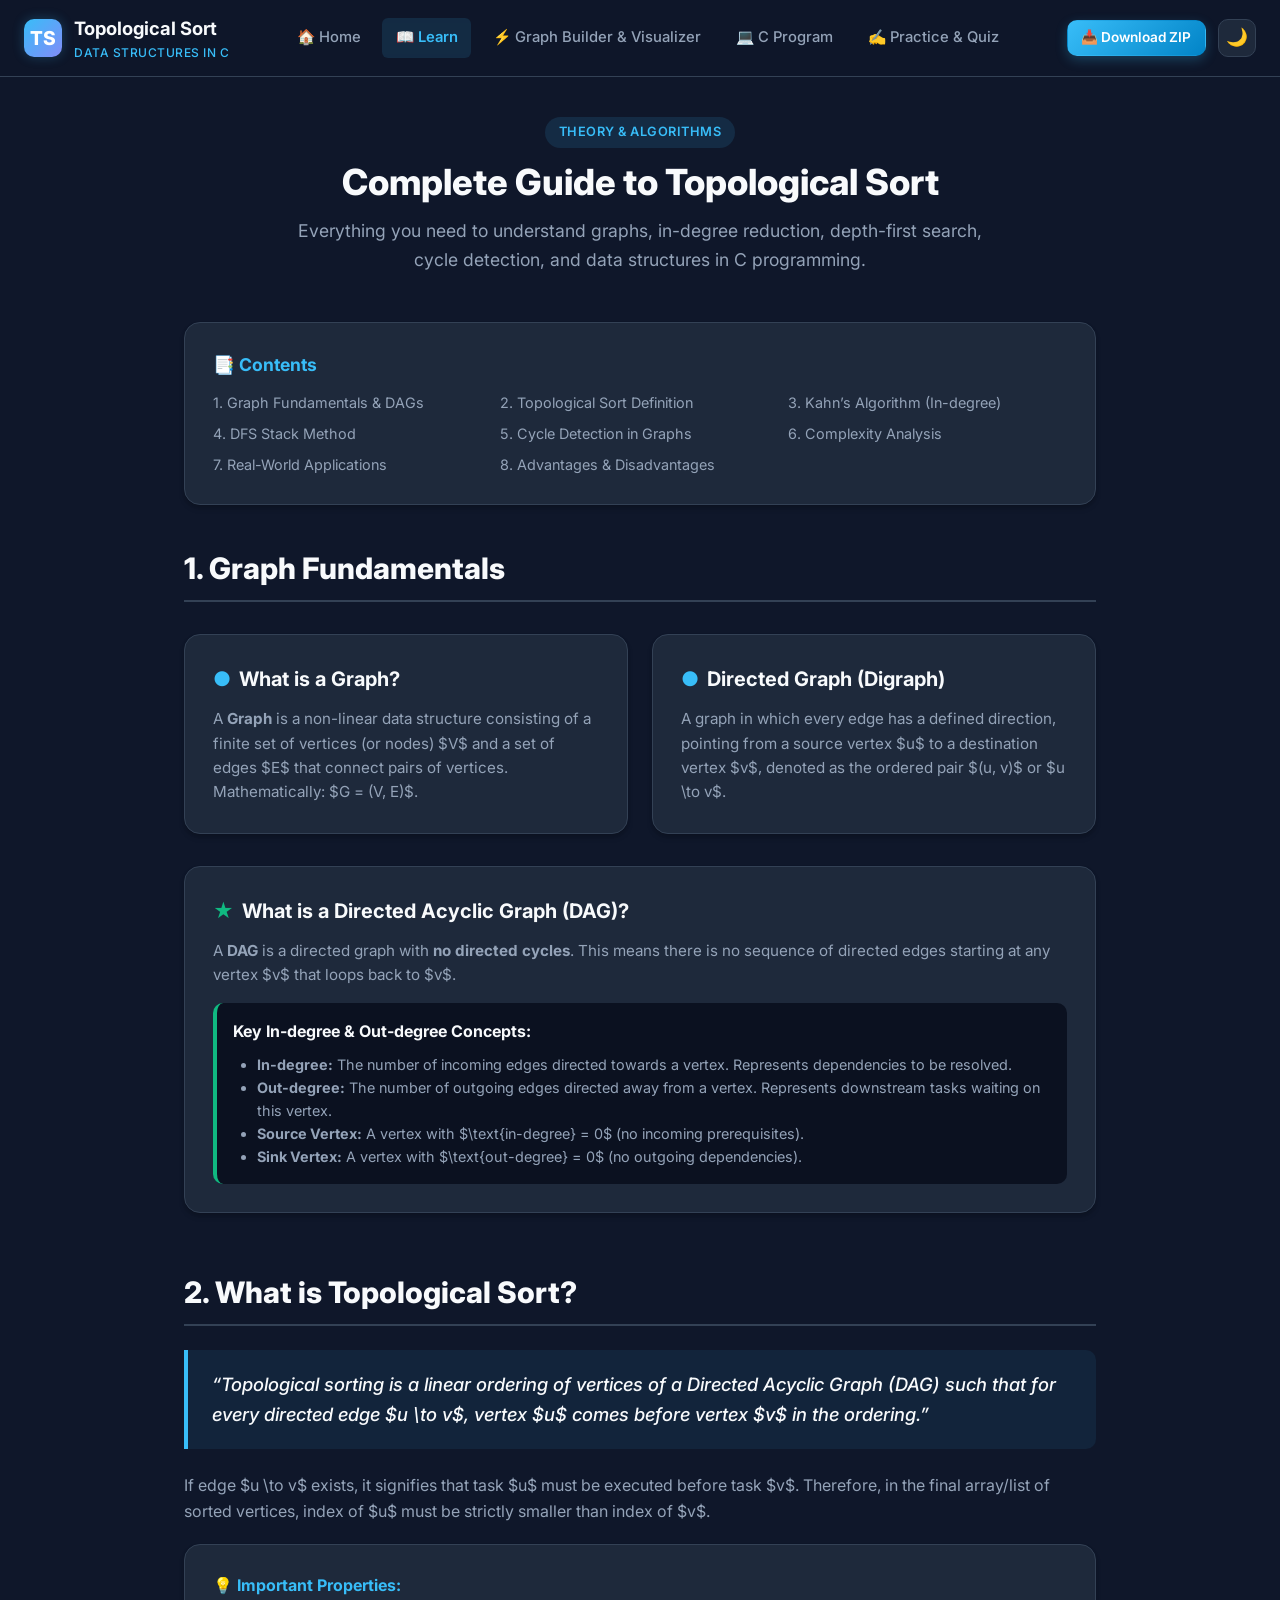
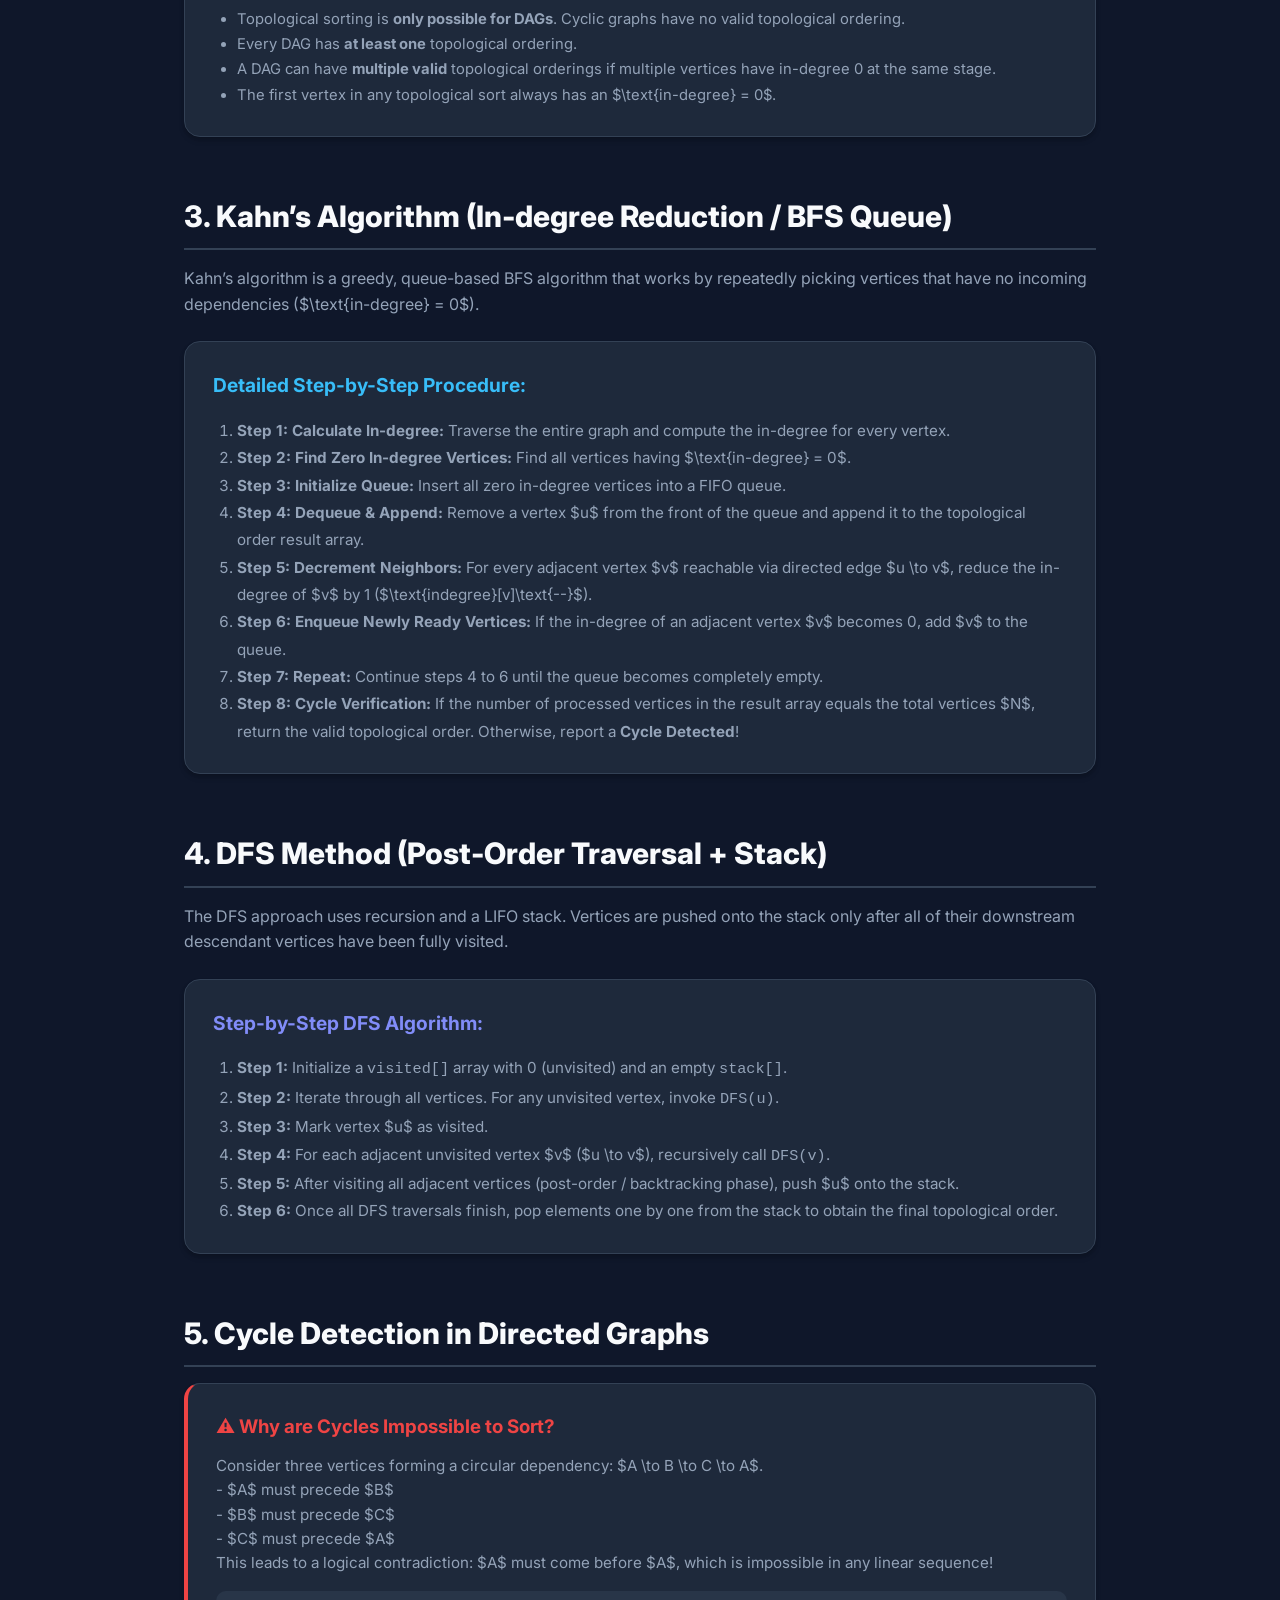
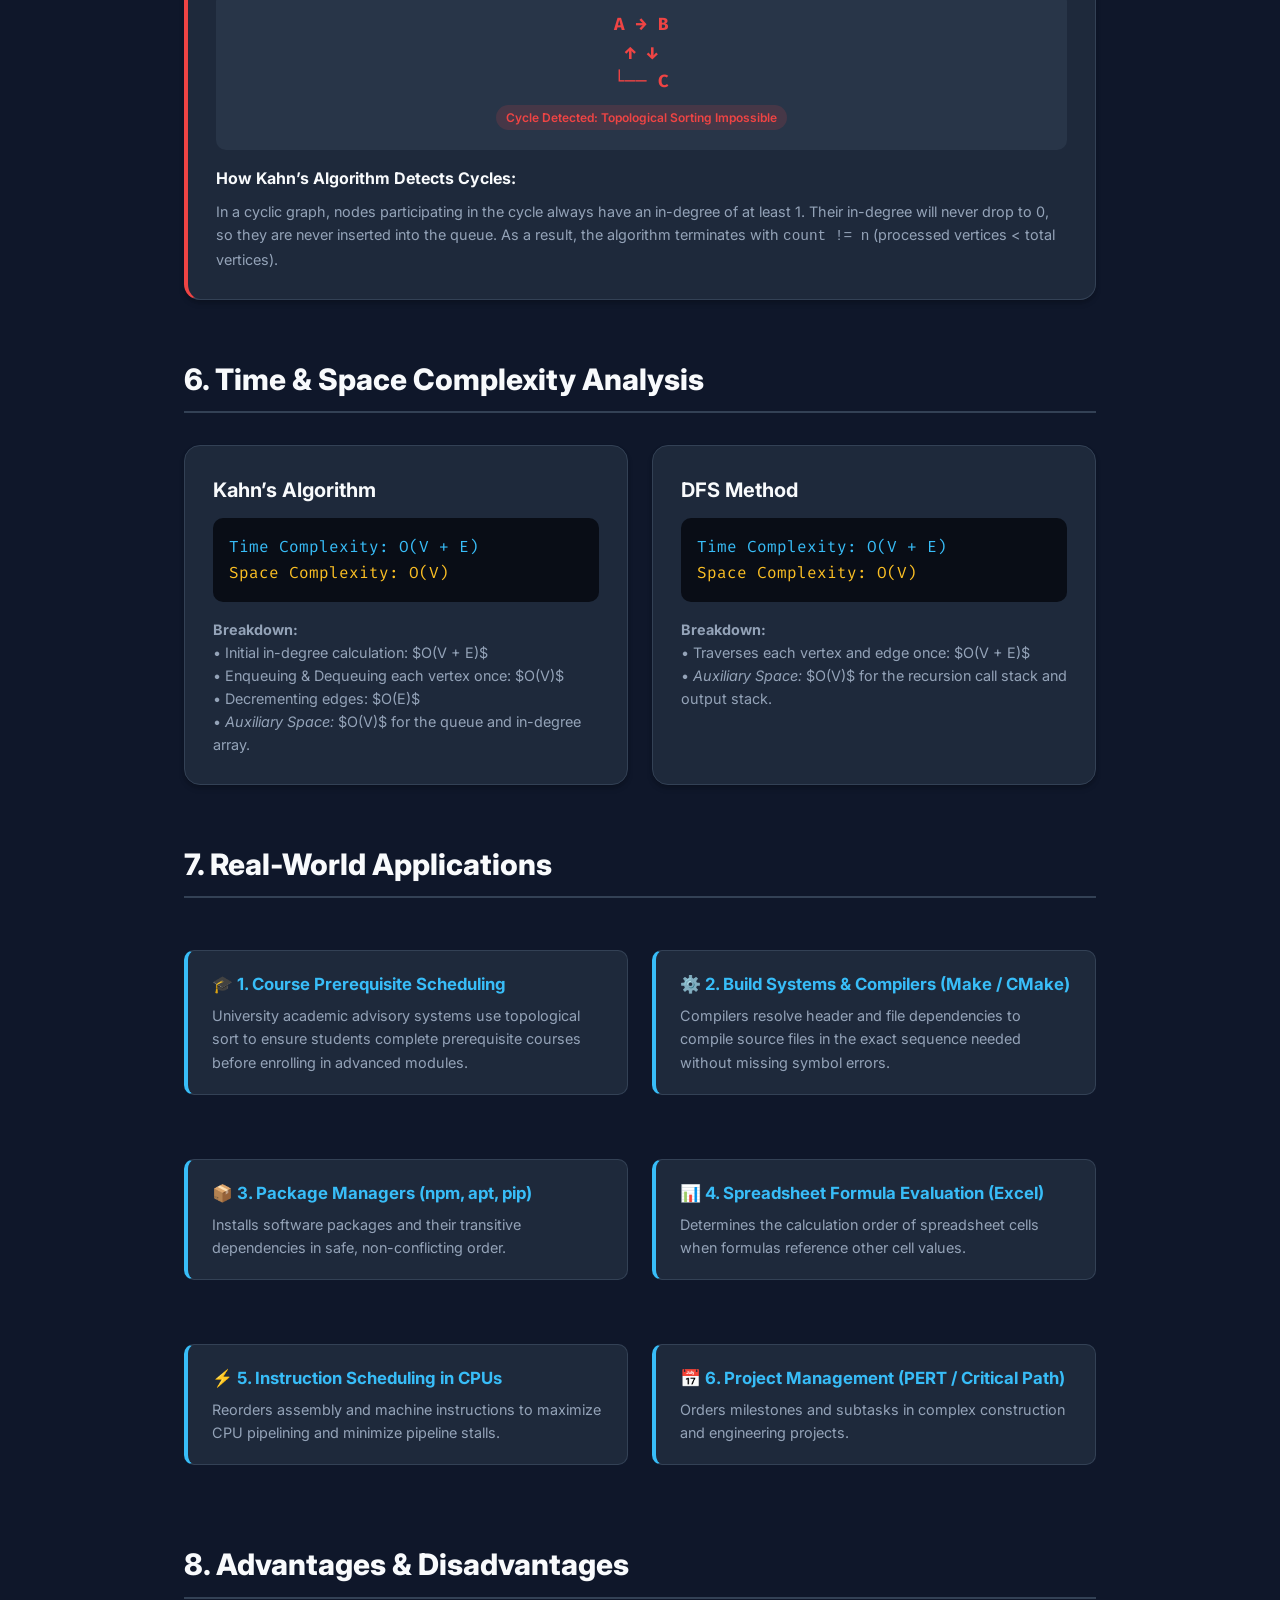
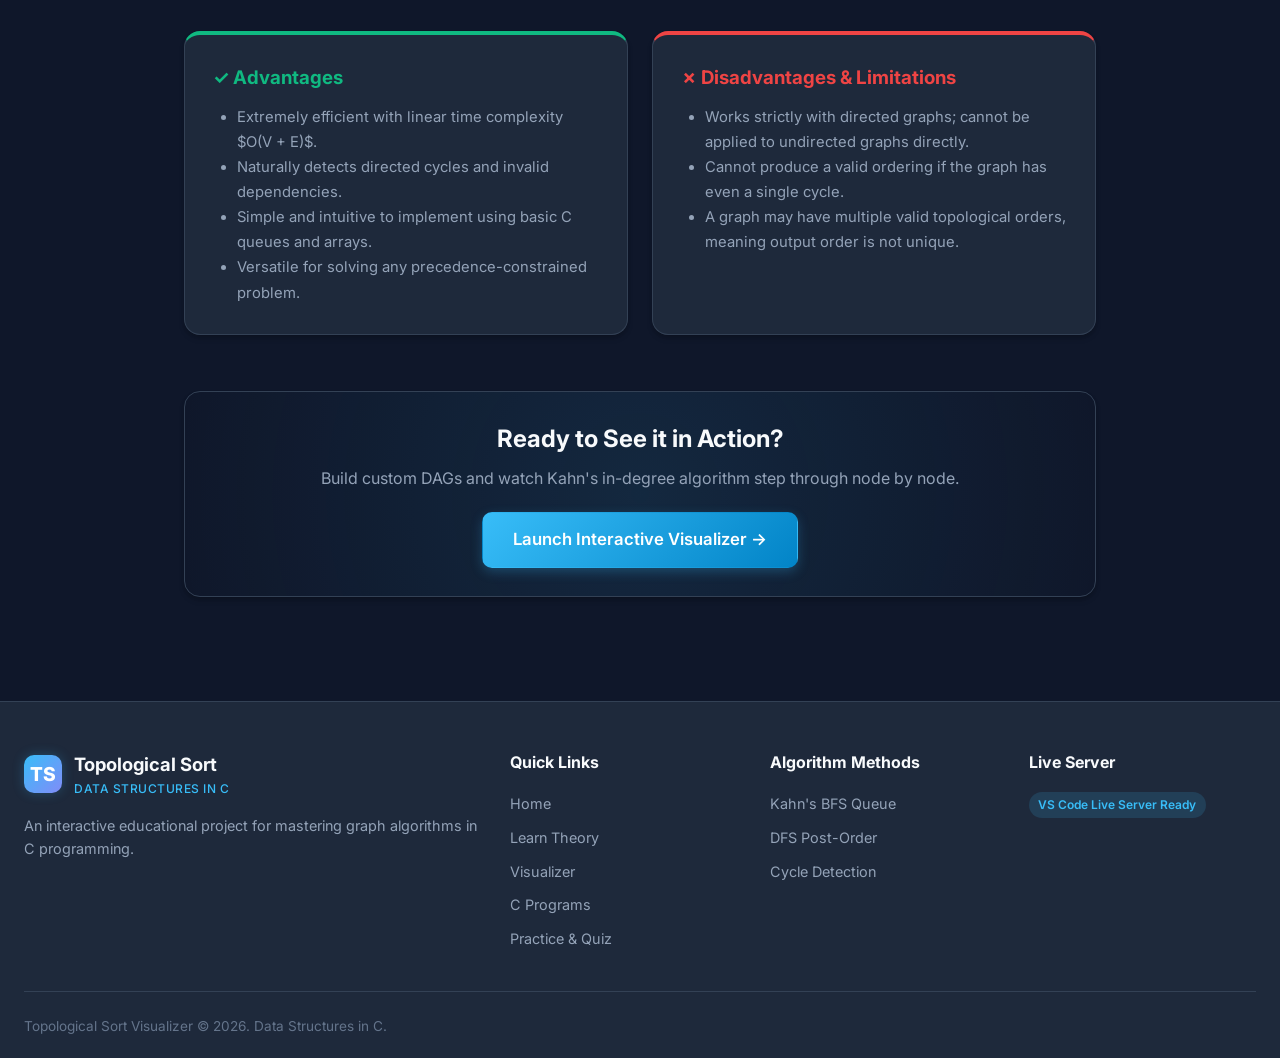
<file: learn.html>
<!DOCTYPE html>
<html lang="en" data-theme="dark">
<head>
  <meta charset="UTF-8">
  <meta name="viewport" content="width=device-width, initial-scale=1.0">
  <title>Learn Topological Sort – Data Structures in C</title>
  <meta name="description" content="Comprehensive educational tutorial explaining Graph fundamentals, DAGs, Kahn's algorithm, DFS method, cycle detection, complexities, and applications in C.">
  <link rel="stylesheet" href="css/style.css">
  <link rel="preconnect" href="https://fonts.googleapis.com">
  <link rel="preconnect" href="https://fonts.gstatic.com" crossorigin>
  <link href="https://fonts.googleapis.com/css2?family=Fira+Code:wght@400;600;700&family=Inter:wght@400;500;600;700;800;900&display=swap" rel="stylesheet">
</head>
<body>

  <!-- Navigation Bar -->
  <nav class="navbar">
    <div class="nav-container">
      <a href="index.html" class="brand">
        <div class="brand-icon">TS</div>
        <div class="brand-title">
          Topological Sort
          <span>Data Structures in C</span>
        </div>
      </a>

      <ul class="nav-menu">
        <li><a href="index.html" class="nav-link">🏠 Home</a></li>
        <li><a href="learn.html" class="nav-link active">📖 Learn</a></li>
        <li><a href="visualizer.html" class="nav-link">⚡ Graph Builder & Visualizer</a></li>
        <li><a href="c-program.html" class="nav-link">💻 C Program</a></li>
        <li><a href="practice.html" class="nav-link">✍️ Practice & Quiz</a></li>
      </ul>

      <div class="nav-actions">
        <a href="topological-sort-c.zip" download="topological-sort-c.zip" class="btn btn-primary btn-sm" title="Download Complete Offline ZIP Project" style="text-decoration: none;">📥 Download ZIP</a>
        <button class="theme-toggle-btn" id="themeToggleBtn" title="Toggle Dark/Light Mode">
          <span id="themeIcon">🌙</span>
        </button>
        <button class="mobile-toggle" aria-label="Toggle Mobile Menu">☰</button>
      </div>
    </div>
  </nav>

  <main class="container-narrow">

    <!-- Page Header -->
    <div class="section-header">
      <span class="section-tag">Theory & Algorithms</span>
      <h1 class="section-title">Complete Guide to Topological Sort</h1>
      <p class="section-subtitle">
        Everything you need to understand graphs, in-degree reduction, depth-first search, cycle detection, and data structures in C programming.
      </p>
    </div>

    <!-- Quick Table of Contents -->
    <div class="card" style="margin-bottom: 2.5rem; background: var(--bg-secondary);">
      <h3 style="font-size: 1.1rem; margin-bottom: 0.75rem; color: var(--primary);">📑 Contents</h3>
      <div style="display: grid; grid-template-columns: repeat(auto-fit, minmax(220px, 1fr)); gap: 0.5rem; font-size: 0.9rem;">
        <a href="#intro" style="color: var(--text-secondary); text-decoration: none;">1. Graph Fundamentals & DAGs</a>
        <a href="#definition" style="color: var(--text-secondary); text-decoration: none;">2. Topological Sort Definition</a>
        <a href="#kahns" style="color: var(--text-secondary); text-decoration: none;">3. Kahn’s Algorithm (In-degree)</a>
        <a href="#dfs" style="color: var(--text-secondary); text-decoration: none;">4. DFS Stack Method</a>
        <a href="#cycles" style="color: var(--text-secondary); text-decoration: none;">5. Cycle Detection in Graphs</a>
        <a href="#complexity" style="color: var(--text-secondary); text-decoration: none;">6. Complexity Analysis</a>
        <a href="#applications" style="color: var(--text-secondary); text-decoration: none;">7. Real-World Applications</a>
        <a href="#pros-cons" style="color: var(--text-secondary); text-decoration: none;">8. Advantages & Disadvantages</a>
      </div>
    </div>

    <!-- Section 1: Graph Fundamentals -->
    <section id="intro" style="margin-bottom: 3.5rem;">
      <h2 style="font-size: 1.85rem; font-weight: 800; margin-bottom: 1rem; color: var(--text-primary); border-bottom: 2px solid var(--border-color); padding-bottom: 0.5rem;">
        1. Graph Fundamentals
      </h2>

      <div class="grid-2">
        <div class="card">
          <h3 class="card-title"><span style="color: var(--primary);">●</span> What is a Graph?</h3>
          <p style="color: var(--text-secondary); font-size: 0.95rem;">
            A <strong>Graph</strong> is a non-linear data structure consisting of a finite set of vertices (or nodes) $V$ and a set of edges $E$ that connect pairs of vertices. Mathematically: $G = (V, E)$.
          </p>
        </div>

        <div class="card">
          <h3 class="card-title"><span style="color: var(--primary);">●</span> Directed Graph (Digraph)</h3>
          <p style="color: var(--text-secondary); font-size: 0.95rem;">
            A graph in which every edge has a defined direction, pointing from a source vertex $u$ to a destination vertex $v$, denoted as the ordered pair $(u, v)$ or $u \to v$.
          </p>
        </div>
      </div>

      <div class="card" style="margin-top: 1.25rem;">
        <h3 class="card-title"><span style="color: var(--color-done);">★</span> What is a Directed Acyclic Graph (DAG)?</h3>
        <p style="color: var(--text-secondary); font-size: 0.95rem; margin-bottom: 1rem;">
          A <strong>DAG</strong> is a directed graph with <strong>no directed cycles</strong>. This means there is no sequence of directed edges starting at any vertex $v$ that loops back to $v$.
        </p>
        <div style="background: var(--bg-canvas); padding: 1rem; border-radius: var(--radius-md); border-left: 4px solid var(--color-done);">
          <strong style="color: var(--text-primary);">Key In-degree & Out-degree Concepts:</strong>
          <ul style="margin-left: 1.5rem; margin-top: 0.5rem; color: var(--text-secondary); font-size: 0.9rem;">
            <li><strong>In-degree:</strong> The number of incoming edges directed towards a vertex. Represents dependencies to be resolved.</li>
            <li><strong>Out-degree:</strong> The number of outgoing edges directed away from a vertex. Represents downstream tasks waiting on this vertex.</li>
            <li><strong>Source Vertex:</strong> A vertex with $\text{in-degree} = 0$ (no incoming prerequisites).</li>
            <li><strong>Sink Vertex:</strong> A vertex with $\text{out-degree} = 0$ (no outgoing dependencies).</li>
          </ul>
        </div>
      </div>
    </section>

    <!-- Section 2: Definition -->
    <section id="definition" style="margin-bottom: 3.5rem;">
      <h2 style="font-size: 1.85rem; font-weight: 800; margin-bottom: 1rem; color: var(--text-primary); border-bottom: 2px solid var(--border-color); padding-bottom: 0.5rem;">
        2. What is Topological Sort?
      </h2>

      <div class="definition-quote">
        “Topological sorting is a linear ordering of vertices of a Directed Acyclic Graph (DAG) such that for every directed edge $u \to v$, vertex $u$ comes before vertex $v$ in the ordering.”
      </div>

      <p style="color: var(--text-secondary); font-size: 1rem; margin-bottom: 1.25rem;">
        If edge $u \to v$ exists, it signifies that task $u$ must be executed before task $v$. Therefore, in the final array/list of sorted vertices, index of $u$ must be strictly smaller than index of $v$.
      </p>

      <div class="card" style="background: var(--bg-secondary);">
        <h4 style="color: var(--primary); margin-bottom: 0.5rem;">💡 Important Properties:</h4>
        <ul style="margin-left: 1.5rem; color: var(--text-secondary); font-size: 0.925rem; line-height: 1.7;">
          <li>Topological sorting is <strong>only possible for DAGs</strong>. Cyclic graphs have no valid topological ordering.</li>
          <li>Every DAG has <strong>at least one</strong> topological ordering.</li>
          <li>A DAG can have <strong>multiple valid</strong> topological orderings if multiple vertices have in-degree 0 at the same stage.</li>
          <li>The first vertex in any topological sort always has an $\text{in-degree} = 0$.</li>
        </ul>
      </div>
    </section>

    <!-- Section 3: Kahn's Algorithm -->
    <section id="kahns" style="margin-bottom: 3.5rem;">
      <h2 style="font-size: 1.85rem; font-weight: 800; margin-bottom: 1rem; color: var(--text-primary); border-bottom: 2px solid var(--border-color); padding-bottom: 0.5rem;">
        3. Kahn’s Algorithm (In-degree Reduction / BFS Queue)
      </h2>

      <p style="color: var(--text-secondary); font-size: 1rem; margin-bottom: 1.5rem;">
        Kahn’s algorithm is a greedy, queue-based BFS algorithm that works by repeatedly picking vertices that have no incoming dependencies ($\text{in-degree} = 0$).
      </p>

      <div class="card">
        <h3 style="font-size: 1.2rem; margin-bottom: 1rem; color: var(--primary);">Detailed Step-by-Step Procedure:</h3>
        <ol style="margin-left: 1.5rem; color: var(--text-secondary); font-size: 0.95rem; line-height: 1.8;">
          <li><strong>Step 1: Calculate In-degree:</strong> Traverse the entire graph and compute the in-degree for every vertex.</li>
          <li><strong>Step 2: Find Zero In-degree Vertices:</strong> Find all vertices having $\text{in-degree} = 0$.</li>
          <li><strong>Step 3: Initialize Queue:</strong> Insert all zero in-degree vertices into a FIFO queue.</li>
          <li><strong>Step 4: Dequeue & Append:</strong> Remove a vertex $u$ from the front of the queue and append it to the topological order result array.</li>
          <li><strong>Step 5: Decrement Neighbors:</strong> For every adjacent vertex $v$ reachable via directed edge $u \to v$, reduce the in-degree of $v$ by 1 ($\text{indegree}[v]\text{--}$).</li>
          <li><strong>Step 6: Enqueue Newly Ready Vertices:</strong> If the in-degree of an adjacent vertex $v$ becomes 0, add $v$ to the queue.</li>
          <li><strong>Step 7: Repeat:</strong> Continue steps 4 to 6 until the queue becomes completely empty.</li>
          <li><strong>Step 8: Cycle Verification:</strong> If the number of processed vertices in the result array equals the total vertices $N$, return the valid topological order. Otherwise, report a <strong>Cycle Detected</strong>!</li>
        </ol>
      </div>
    </section>

    <!-- Section 4: DFS Method -->
    <section id="dfs" style="margin-bottom: 3.5rem;">
      <h2 style="font-size: 1.85rem; font-weight: 800; margin-bottom: 1rem; color: var(--text-primary); border-bottom: 2px solid var(--border-color); padding-bottom: 0.5rem;">
        4. DFS Method (Post-Order Traversal + Stack)
      </h2>

      <p style="color: var(--text-secondary); font-size: 1rem; margin-bottom: 1.5rem;">
        The DFS approach uses recursion and a LIFO stack. Vertices are pushed onto the stack only after all of their downstream descendant vertices have been fully visited.
      </p>

      <div class="card">
        <h3 style="font-size: 1.2rem; margin-bottom: 1rem; color: var(--secondary);">Step-by-Step DFS Algorithm:</h3>
        <ol style="margin-left: 1.5rem; color: var(--text-secondary); font-size: 0.95rem; line-height: 1.8;">
          <li><strong>Step 1:</strong> Initialize a <code>visited[]</code> array with 0 (unvisited) and an empty <code>stack[]</code>.</li>
          <li><strong>Step 2:</strong> Iterate through all vertices. For any unvisited vertex, invoke <code>DFS(u)</code>.</li>
          <li><strong>Step 3:</strong> Mark vertex $u$ as visited.</li>
          <li><strong>Step 4:</strong> For each adjacent unvisited vertex $v$ ($u \to v$), recursively call <code>DFS(v)</code>.</li>
          <li><strong>Step 5:</strong> After visiting all adjacent vertices (post-order / backtracking phase), push $u$ onto the stack.</li>
          <li><strong>Step 6:</strong> Once all DFS traversals finish, pop elements one by one from the stack to obtain the final topological order.</li>
        </ol>
      </div>
    </section>

    <!-- Section 5: Cycle Detection -->
    <section id="cycles" style="margin-bottom: 3.5rem;">
      <h2 style="font-size: 1.85rem; font-weight: 800; margin-bottom: 1rem; color: var(--text-primary); border-bottom: 2px solid var(--border-color); padding-bottom: 0.5rem;">
        5. Cycle Detection in Directed Graphs
      </h2>

      <div class="card" style="border-left: 4px solid var(--color-cycle);">
        <h3 style="color: var(--color-cycle); margin-bottom: 0.75rem;">⚠️ Why are Cycles Impossible to Sort?</h3>
        <p style="color: var(--text-secondary); font-size: 0.95rem; margin-bottom: 1rem;">
          Consider three vertices forming a circular dependency: $A \to B \to C \to A$.<br>
          - $A$ must precede $B$<br>
          - $B$ must precede $C$<br>
          - $C$ must precede $A$<br>
          This leads to a logical contradiction: $A$ must come before $A$, which is impossible in any linear sequence!
        </p>

        <div style="background: var(--bg-card-hover); padding: 1.25rem; border-radius: var(--radius-md); text-align: center; margin: 1rem 0;">
          <div style="font-family: var(--font-mono); font-size: 1.1rem; color: var(--color-cycle); font-weight: bold; margin-bottom: 0.5rem;">
            A → B<br>
            ↑   ↓<br>
            └── C
          </div>
          <span class="badge badge-cycle">Cycle Detected: Topological Sorting Impossible</span>
        </div>

        <h4 style="color: var(--text-primary); margin-top: 1rem; margin-bottom: 0.5rem;">How Kahn’s Algorithm Detects Cycles:</h4>
        <p style="color: var(--text-secondary); font-size: 0.9rem;">
          In a cyclic graph, nodes participating in the cycle always have an in-degree of at least 1. Their in-degree will never drop to 0, so they are never inserted into the queue. As a result, the algorithm terminates with <code>count != n</code> (processed vertices &lt; total vertices).
        </p>
      </div>
    </section>

    <!-- Section 6: Complexity Analysis -->
    <section id="complexity" style="margin-bottom: 3.5rem;">
      <h2 style="font-size: 1.85rem; font-weight: 800; margin-bottom: 1rem; color: var(--text-primary); border-bottom: 2px solid var(--border-color); padding-bottom: 0.5rem;">
        6. Time & Space Complexity Analysis
      </h2>

      <div class="grid-2">
        <div class="card">
          <h3 class="card-title">Kahn’s Algorithm</h3>
          <div style="font-family: var(--font-mono); background: var(--bg-code); padding: 1rem; border-radius: var(--radius-md); margin-bottom: 1rem;">
            <div style="color: var(--primary);">Time Complexity:  O(V + E)</div>
            <div style="color: var(--color-queue);">Space Complexity: O(V)</div>
          </div>
          <p style="color: var(--text-secondary); font-size: 0.9rem;">
            <strong>Breakdown:</strong><br>
            • Initial in-degree calculation: $O(V + E)$<br>
            • Enqueuing & Dequeuing each vertex once: $O(V)$<br>
            • Decrementing edges: $O(E)$<br>
            • <em>Auxiliary Space:</em> $O(V)$ for the queue and in-degree array.
          </p>
        </div>

        <div class="card">
          <h3 class="card-title">DFS Method</h3>
          <div style="font-family: var(--font-mono); background: var(--bg-code); padding: 1rem; border-radius: var(--radius-md); margin-bottom: 1rem;">
            <div style="color: var(--primary);">Time Complexity:  O(V + E)</div>
            <div style="color: var(--color-queue);">Space Complexity: O(V)</div>
          </div>
          <p style="color: var(--text-secondary); font-size: 0.9rem;">
            <strong>Breakdown:</strong><br>
            • Traverses each vertex and edge once: $O(V + E)$<br>
            • <em>Auxiliary Space:</em> $O(V)$ for the recursion call stack and output stack.
          </p>
        </div>
      </div>
    </section>

    <!-- Section 7: Applications -->
    <section id="applications" style="margin-bottom: 3.5rem;">
      <h2 style="font-size: 1.85rem; font-weight: 800; margin-bottom: 1rem; color: var(--text-primary); border-bottom: 2px solid var(--border-color); padding-bottom: 0.5rem;">
        7. Real-World Applications
      </h2>

      <div class="grid-2">
        <div class="concept-box">
          <h4>🎓 1. Course Prerequisite Scheduling</h4>
          <p style="color: var(--text-secondary); font-size: 0.9rem;">University academic advisory systems use topological sort to ensure students complete prerequisite courses before enrolling in advanced modules.</p>
        </div>

        <div class="concept-box">
          <h4>⚙️ 2. Build Systems & Compilers (Make / CMake)</h4>
          <p style="color: var(--text-secondary); font-size: 0.9rem;">Compilers resolve header and file dependencies to compile source files in the exact sequence needed without missing symbol errors.</p>
        </div>

        <div class="concept-box">
          <h4>📦 3. Package Managers (npm, apt, pip)</h4>
          <p style="color: var(--text-secondary); font-size: 0.9rem;">Installs software packages and their transitive dependencies in safe, non-conflicting order.</p>
        </div>

        <div class="concept-box">
          <h4>📊 4. Spreadsheet Formula Evaluation (Excel)</h4>
          <p style="color: var(--text-secondary); font-size: 0.9rem;">Determines the calculation order of spreadsheet cells when formulas reference other cell values.</p>
        </div>

        <div class="concept-box">
          <h4>⚡ 5. Instruction Scheduling in CPUs</h4>
          <p style="color: var(--text-secondary); font-size: 0.9rem;">Reorders assembly and machine instructions to maximize CPU pipelining and minimize pipeline stalls.</p>
        </div>

        <div class="concept-box">
          <h4>📅 6. Project Management (PERT / Critical Path)</h4>
          <p style="color: var(--text-secondary); font-size: 0.9rem;">Orders milestones and subtasks in complex construction and engineering projects.</p>
        </div>
      </div>
    </section>

    <!-- Section 8: Pros & Cons -->
    <section id="pros-cons" style="margin-bottom: 3.5rem;">
      <h2 style="font-size: 1.85rem; font-weight: 800; margin-bottom: 1rem; color: var(--text-primary); border-bottom: 2px solid var(--border-color); padding-bottom: 0.5rem;">
        8. Advantages & Disadvantages
      </h2>

      <div class="grid-2">
        <div class="card" style="border-top: 4px solid var(--color-done);">
          <h3 style="color: var(--color-done); margin-bottom: 0.75rem;">✓ Advantages</h3>
          <ul style="margin-left: 1.5rem; color: var(--text-secondary); font-size: 0.925rem; line-height: 1.7;">
            <li>Extremely efficient with linear time complexity $O(V + E)$.</li>
            <li>Naturally detects directed cycles and invalid dependencies.</li>
            <li>Simple and intuitive to implement using basic C queues and arrays.</li>
            <li>Versatile for solving any precedence-constrained problem.</li>
          </ul>
        </div>

        <div class="card" style="border-top: 4px solid var(--color-cycle);">
          <h3 style="color: var(--color-cycle); margin-bottom: 0.75rem;">✗ Disadvantages & Limitations</h3>
          <ul style="margin-left: 1.5rem; color: var(--text-secondary); font-size: 0.925rem; line-height: 1.7;">
            <li>Works strictly with directed graphs; cannot be applied to undirected graphs directly.</li>
            <li>Cannot produce a valid ordering if the graph has even a single cycle.</li>
            <li>A graph may have multiple valid topological orders, meaning output order is not unique.</li>
          </ul>
        </div>
      </div>
    </section>

    <!-- CTA to Visualizer -->
    <div class="card" style="text-align: center; background: radial-gradient(circle at 50% 50%, rgba(56,189,248,0.1), transparent);">
      <h3 style="font-size: 1.5rem; margin-bottom: 0.5rem;">Ready to See it in Action?</h3>
      <p style="color: var(--text-secondary); margin-bottom: 1.25rem;">Build custom DAGs and watch Kahn's in-degree algorithm step through node by node.</p>
      <a href="visualizer.html" class="btn btn-primary btn-lg">Launch Interactive Visualizer →</a>
    </div>

  </main>

  <!-- Footer -->
  <footer class="footer">
    <div class="footer-grid">
      <div class="footer-col">
        <div class="brand" style="margin-bottom: 1rem;">
          <div class="brand-icon">TS</div>
          <div class="brand-title">Topological Sort<span>Data Structures in C</span></div>
        </div>
        <p style="color: var(--text-secondary); font-size: 0.9rem;">An interactive educational project for mastering graph algorithms in C programming.</p>
      </div>
      <div class="footer-col">
        <h5>Quick Links</h5>
        <ul class="footer-links">
          <li><a href="index.html">Home</a></li>
          <li><a href="learn.html">Learn Theory</a></li>
          <li><a href="visualizer.html">Visualizer</a></li>
          <li><a href="c-program.html">C Programs</a></li>
          <li><a href="practice.html">Practice & Quiz</a></li>
        </ul>
      </div>
      <div class="footer-col">
        <h5>Algorithm Methods</h5>
        <ul class="footer-links">
          <li><a href="#kahns">Kahn's BFS Queue</a></li>
          <li><a href="#dfs">DFS Post-Order</a></li>
          <li><a href="#cycles">Cycle Detection</a></li>
        </ul>
      </div>
      <div class="footer-col">
        <h5>Live Server</h5>
        <span class="badge badge-ready">VS Code Live Server Ready</span>
      </div>
    </div>
    <div class="footer-bottom">
      <div>Topological Sort Visualizer &copy; 2026. Data Structures in C.</div>
    </div>
  </footer>

  <script src="js/main.js"></script>
</body>
</html>
</file>
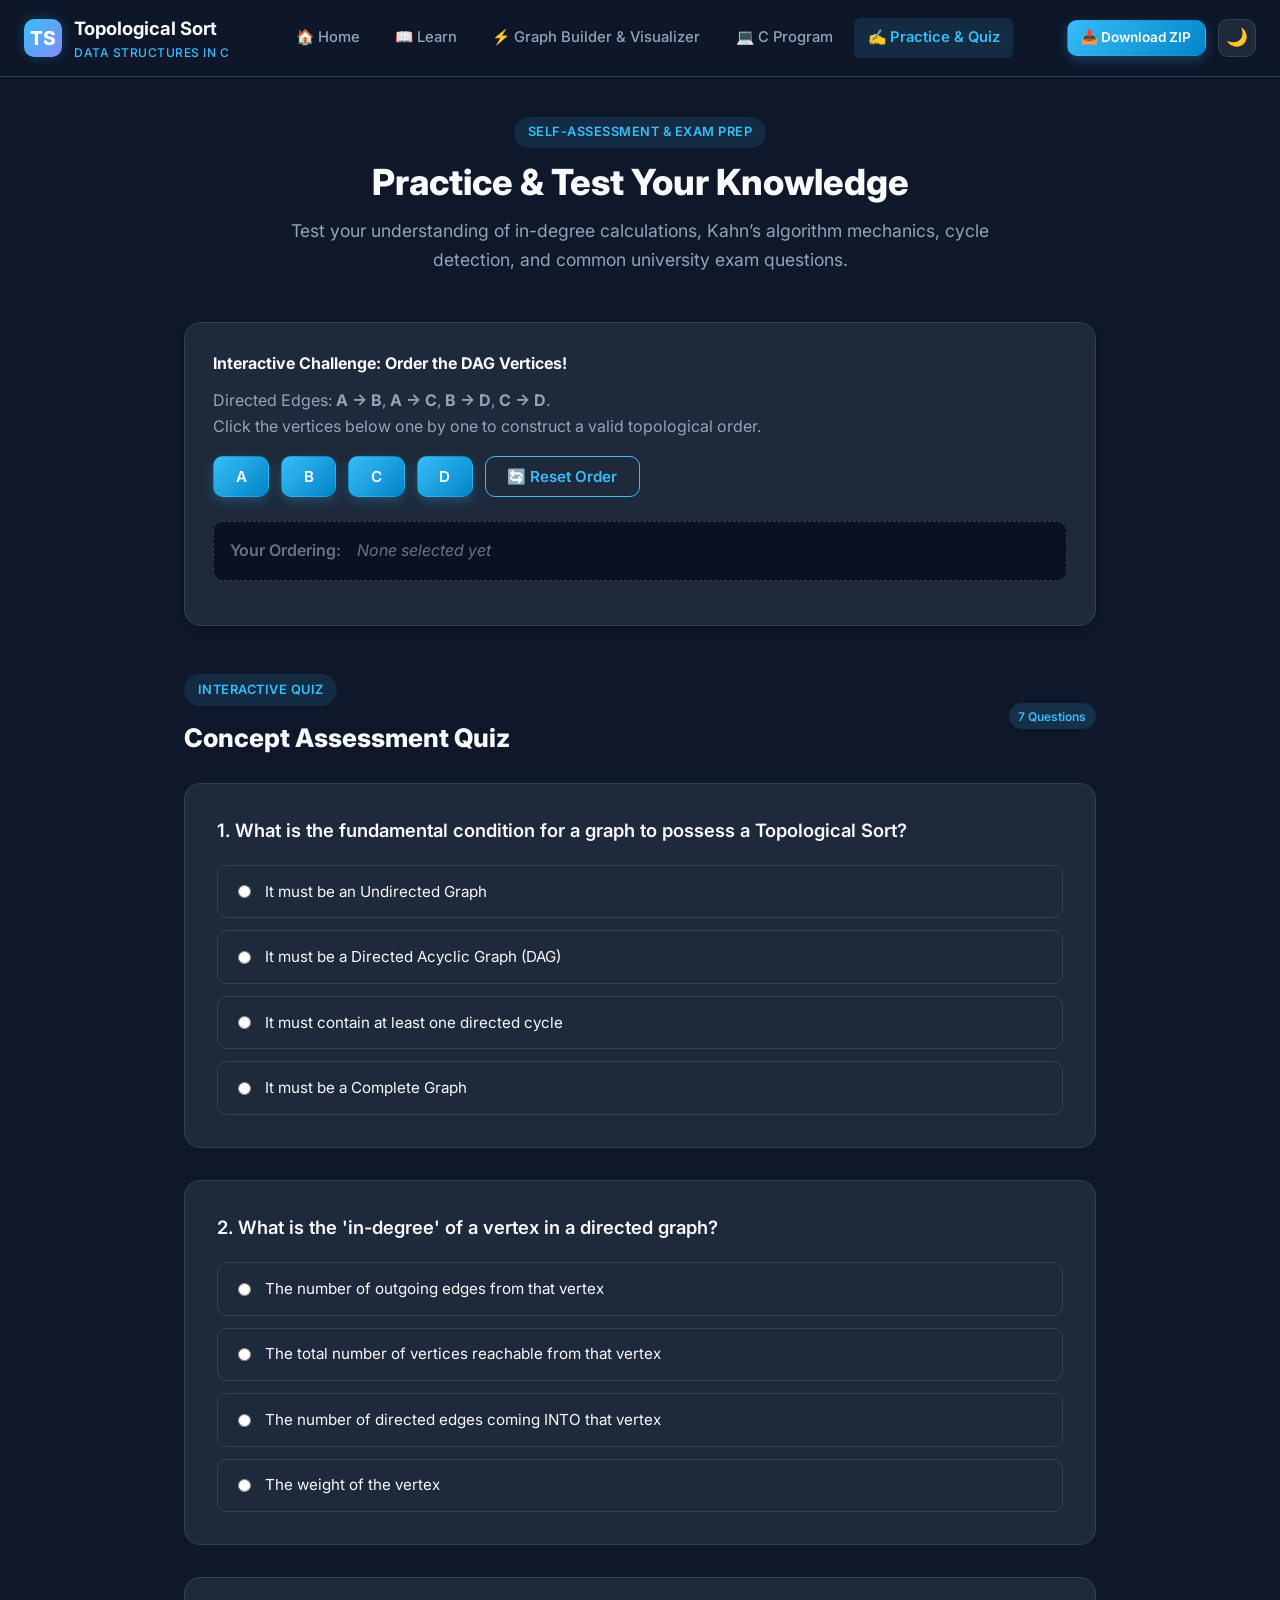
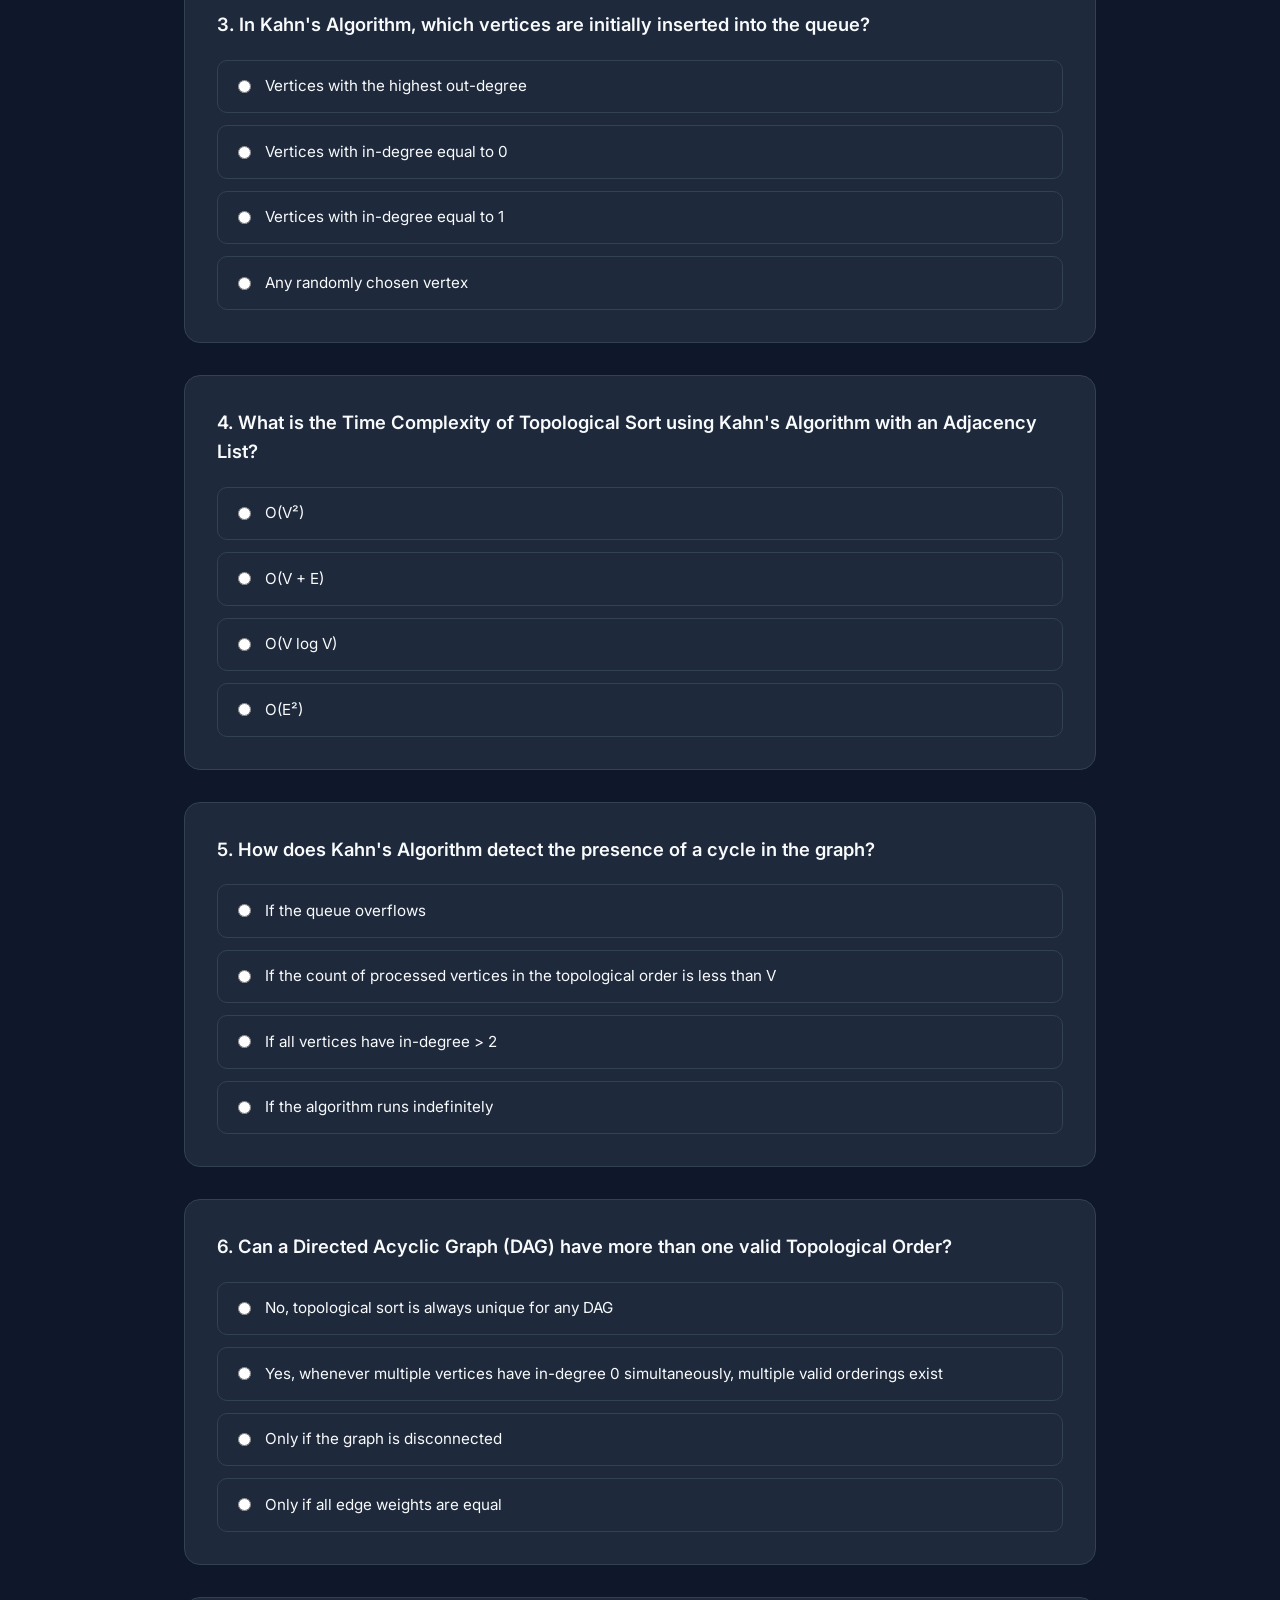
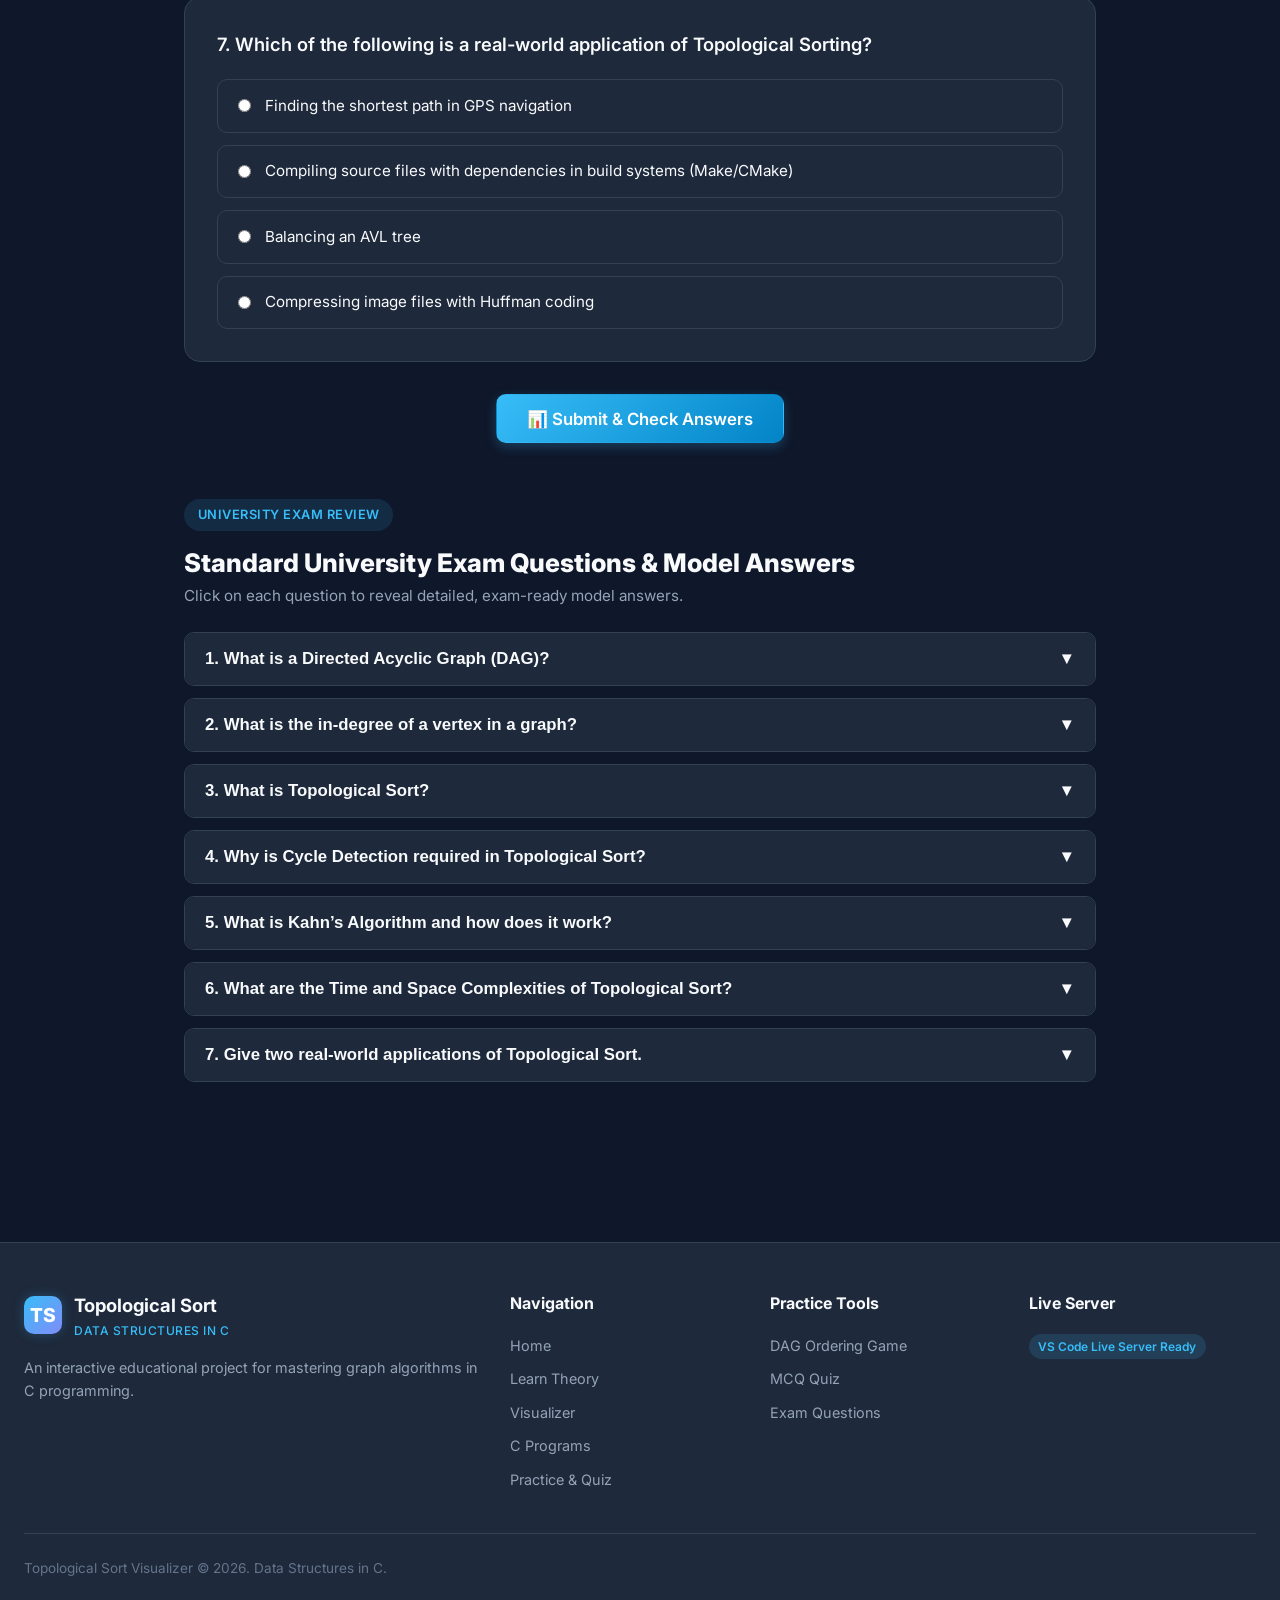
<file: practice.html>
<!DOCTYPE html>
<html lang="en" data-theme="dark">
<head>
  <meta charset="UTF-8">
  <meta name="viewport" content="width=device-width, initial-scale=1.0">
  <title>Practice & Quiz – Topological Sort in C</title>
  <meta name="description" content="Interactive practice questions, self-assessment quizzes, and university exam review for Topological Sort and graph algorithms in C.">
  <link rel="stylesheet" href="css/style.css">
  <link rel="preconnect" href="https://fonts.googleapis.com">
  <link rel="preconnect" href="https://fonts.gstatic.com" crossorigin>
  <link href="https://fonts.googleapis.com/css2?family=Fira+Code:wght@400;600;700&family=Inter:wght@400;500;600;700;800;900&display=swap" rel="stylesheet">
</head>
<body>

  <!-- Navigation Bar -->
  <nav class="navbar">
    <div class="nav-container">
      <a href="index.html" class="brand">
        <div class="brand-icon">TS</div>
        <div class="brand-title">
          Topological Sort
          <span>Data Structures in C</span>
        </div>
      </a>

      <ul class="nav-menu">
        <li><a href="index.html" class="nav-link">🏠 Home</a></li>
        <li><a href="learn.html" class="nav-link">📖 Learn</a></li>
        <li><a href="visualizer.html" class="nav-link">⚡ Graph Builder & Visualizer</a></li>
        <li><a href="c-program.html" class="nav-link">💻 C Program</a></li>
        <li><a href="practice.html" class="nav-link active">✍️ Practice & Quiz</a></li>
      </ul>

      <div class="nav-actions">
        <a href="topological-sort-c.zip" download="topological-sort-c.zip" class="btn btn-primary btn-sm" title="Download Complete Offline ZIP Project" style="text-decoration: none;">📥 Download ZIP</a>
        <button class="theme-toggle-btn" id="themeToggleBtn" title="Toggle Dark/Light Mode">
          <span id="themeIcon">🌙</span>
        </button>
        <button class="mobile-toggle" aria-label="Toggle Mobile Menu">☰</button>
      </div>
    </div>
  </nav>

  <main class="container-narrow">

    <!-- Page Header -->
    <div class="section-header">
      <span class="section-tag">Self-Assessment & Exam Prep</span>
      <h1 class="section-title">Practice & Test Your Knowledge</h1>
      <p class="section-subtitle">
        Test your understanding of in-degree calculations, Kahn’s algorithm mechanics, cycle detection, and common university exam questions.
      </p>
    </div>

    <!-- Interactive DAG Sorting Mini Game -->
    <div id="challengeContainer" style="margin-bottom: 3rem;"></div>

    <!-- Multiple Choice Quiz Section -->
    <section style="margin-bottom: 3.5rem;">
      <div style="display: flex; align-items: center; justify-content: space-between; margin-bottom: 1.5rem;">
        <div>
          <span class="section-tag">Interactive Quiz</span>
          <h2 style="font-size: 1.6rem; font-weight: 800; color: var(--text-primary);">Concept Assessment Quiz</h2>
        </div>
        <span class="badge badge-ready">7 Questions</span>
      </div>

      <div id="quizContainer">
        <!-- Rendered dynamically by main.js -->
      </div>

      <div style="text-align: center; margin-top: 1.5rem;">
        <button class="btn btn-primary btn-lg" id="btnSubmitQuiz">📊 Submit & Check Answers</button>
      </div>

      <div id="quizScoreCard" class="card" style="margin-top: 2rem; display: none; border-color: var(--primary);"></div>
    </section>

    <!-- University Exam & Interview Q&A Accordion -->
    <section style="margin-bottom: 3.5rem;">
      <div style="margin-bottom: 1.5rem;">
        <span class="section-tag">University Exam Review</span>
        <h2 style="font-size: 1.6rem; font-weight: 800; color: var(--text-primary);">Standard University Exam Questions & Model Answers</h2>
        <p style="color: var(--text-secondary); font-size: 0.95rem;">Click on each question to reveal detailed, exam-ready model answers.</p>
      </div>

      <div class="accordion-item">
        <button class="accordion-header">
          <span>1. What is a Directed Acyclic Graph (DAG)?</span>
          <span>▼</span>
        </button>
        <div class="accordion-content">
          A <strong>Directed Acyclic Graph (DAG)</strong> is a directed graph that contains no directed cycles. In other words, for any vertex $v$, there is no directed path starting and ending at $v$. DAGs are fundamental in computer science because they represent prerequisite structures, scheduling constraints, and dependency trees.
        </div>
      </div>

      <div class="accordion-item">
        <button class="accordion-header">
          <span>2. What is the in-degree of a vertex in a graph?</span>
          <span>▼</span>
        </button>
        <div class="accordion-content">
          The <strong>in-degree</strong> of a vertex in a directed graph is the total number of incoming directed edges terminating at that vertex. In a dependency graph, a vertex's in-degree represents the number of prerequisite tasks that must be completed before this vertex can be executed. A vertex with an in-degree of 0 has no prerequisites.
        </div>
      </div>

      <div class="accordion-item">
        <button class="accordion-header">
          <span>3. What is Topological Sort?</span>
          <span>▼</span>
        </button>
        <div class="accordion-content">
          <strong>Topological sorting</strong> is a linear ordering of vertices of a Directed Acyclic Graph (DAG) such that for every directed edge $u \to v$, vertex $u$ appears before vertex $v$ in the ordering. It provides a valid sequential execution order that respects all dependencies.
        </div>
      </div>

      <div class="accordion-item">
        <button class="accordion-header">
          <span>4. Why is Cycle Detection required in Topological Sort?</span>
          <span>▼</span>
        </button>
        <div class="accordion-content">
          Topological sorting is <strong>impossible</strong> for graphs containing cycles (e.g., $A \to B \to C \to A$) because no linear order can satisfy circular dependencies simultaneously ($A$ must precede $B$, $B$ must precede $C$, but $C$ must precede $A$). Cycle detection is required to verify that the graph is indeed a DAG and to report errors if deadlocks or circular dependencies occur.
        </div>
      </div>

      <div class="accordion-item">
        <button class="accordion-header">
          <span>5. What is Kahn’s Algorithm and how does it work?</span>
          <span>▼</span>
        </button>
        <div class="accordion-content">
          <strong>Kahn’s Algorithm</strong> is a BFS-based algorithm for topological sorting:
          <ol style="margin-left: 1.5rem; margin-top: 0.5rem; line-height: 1.6;">
            <li>Calculate the in-degree of every vertex in the graph.</li>
            <li>Enqueue all vertices with in-degree 0 into a FIFO queue.</li>
            <li>While the queue is not empty, dequeue vertex $u$ and append it to the topological order.</li>
            <li>Decrement the in-degrees of all neighbors $v$ of $u$. If any neighbor's in-degree drops to 0, push it into the queue.</li>
            <li>If the count of ordered vertices equals $V$, sorting succeeds; otherwise, a cycle exists.</li>
          </ol>
        </div>
      </div>

      <div class="accordion-item">
        <button class="accordion-header">
          <span>6. What are the Time and Space Complexities of Topological Sort?</span>
          <span>▼</span>
        </button>
        <div class="accordion-content">
          For a graph with $V$ vertices and $E$ edges using an Adjacency List representation:
          <ul style="margin-left: 1.5rem; margin-top: 0.5rem; line-height: 1.6;">
            <li><strong>Time Complexity:</strong> $O(V + E)$ because each vertex is enqueued/visited once ($O(V)$) and each directed edge is inspected once ($O(E)$).</li>
            <li><strong>Space Complexity:</strong> $O(V)$ auxiliary space for the in-degree array, queue/stack, and result array.</li>
          </ul>
        </div>
      </div>

      <div class="accordion-item">
        <button class="accordion-header">
          <span>7. Give two real-world applications of Topological Sort.</span>
          <span>▼</span>
        </button>
        <div class="accordion-content">
          <ol style="margin-left: 1.5rem; margin-top: 0.5rem; line-height: 1.6;">
            <li><strong>Build Systems & Compilation:</strong> Tools like <code>Make</code>, <code>CMake</code>, and <code>gcc</code> use topological sort to resolve header file and object file dependencies, ensuring modules are compiled in the correct order.</li>
            <li><strong>Course Prerequisite Scheduling:</strong> Academic degree planners order prerequisite university courses so students take foundational classes (e.g. Math 1, CS 101) before advanced electives (e.g. Machine Learning).</li>
          </ol>
        </div>
      </div>
    </section>

  </main>

  <!-- Footer -->
  <footer class="footer">
    <div class="footer-grid">
      <div class="footer-col">
        <div class="brand" style="margin-bottom: 1rem;">
          <div class="brand-icon">TS</div>
          <div class="brand-title">Topological Sort<span>Data Structures in C</span></div>
        </div>
        <p style="color: var(--text-secondary); font-size: 0.9rem;">An interactive educational project for mastering graph algorithms in C programming.</p>
      </div>
      <div class="footer-col">
        <h5>Navigation</h5>
        <ul class="footer-links">
          <li><a href="index.html">Home</a></li>
          <li><a href="learn.html">Learn Theory</a></li>
          <li><a href="visualizer.html">Visualizer</a></li>
          <li><a href="c-program.html">C Programs</a></li>
          <li><a href="practice.html">Practice & Quiz</a></li>
        </ul>
      </div>
      <div class="footer-col">
        <h5>Practice Tools</h5>
        <ul class="footer-links">
          <li><a href="#challengeContainer">DAG Ordering Game</a></li>
          <li><a href="#quizContainer">MCQ Quiz</a></li>
          <li><a href="#accordion">Exam Questions</a></li>
        </ul>
      </div>
      <div class="footer-col">
        <h5>Live Server</h5>
        <span class="badge badge-ready">VS Code Live Server Ready</span>
      </div>
    </div>
    <div class="footer-bottom">
      <div>Topological Sort Visualizer &copy; 2026. Data Structures in C.</div>
    </div>
  </footer>

  <script src="js/main.js"></script>
</body>
</html>
</file>
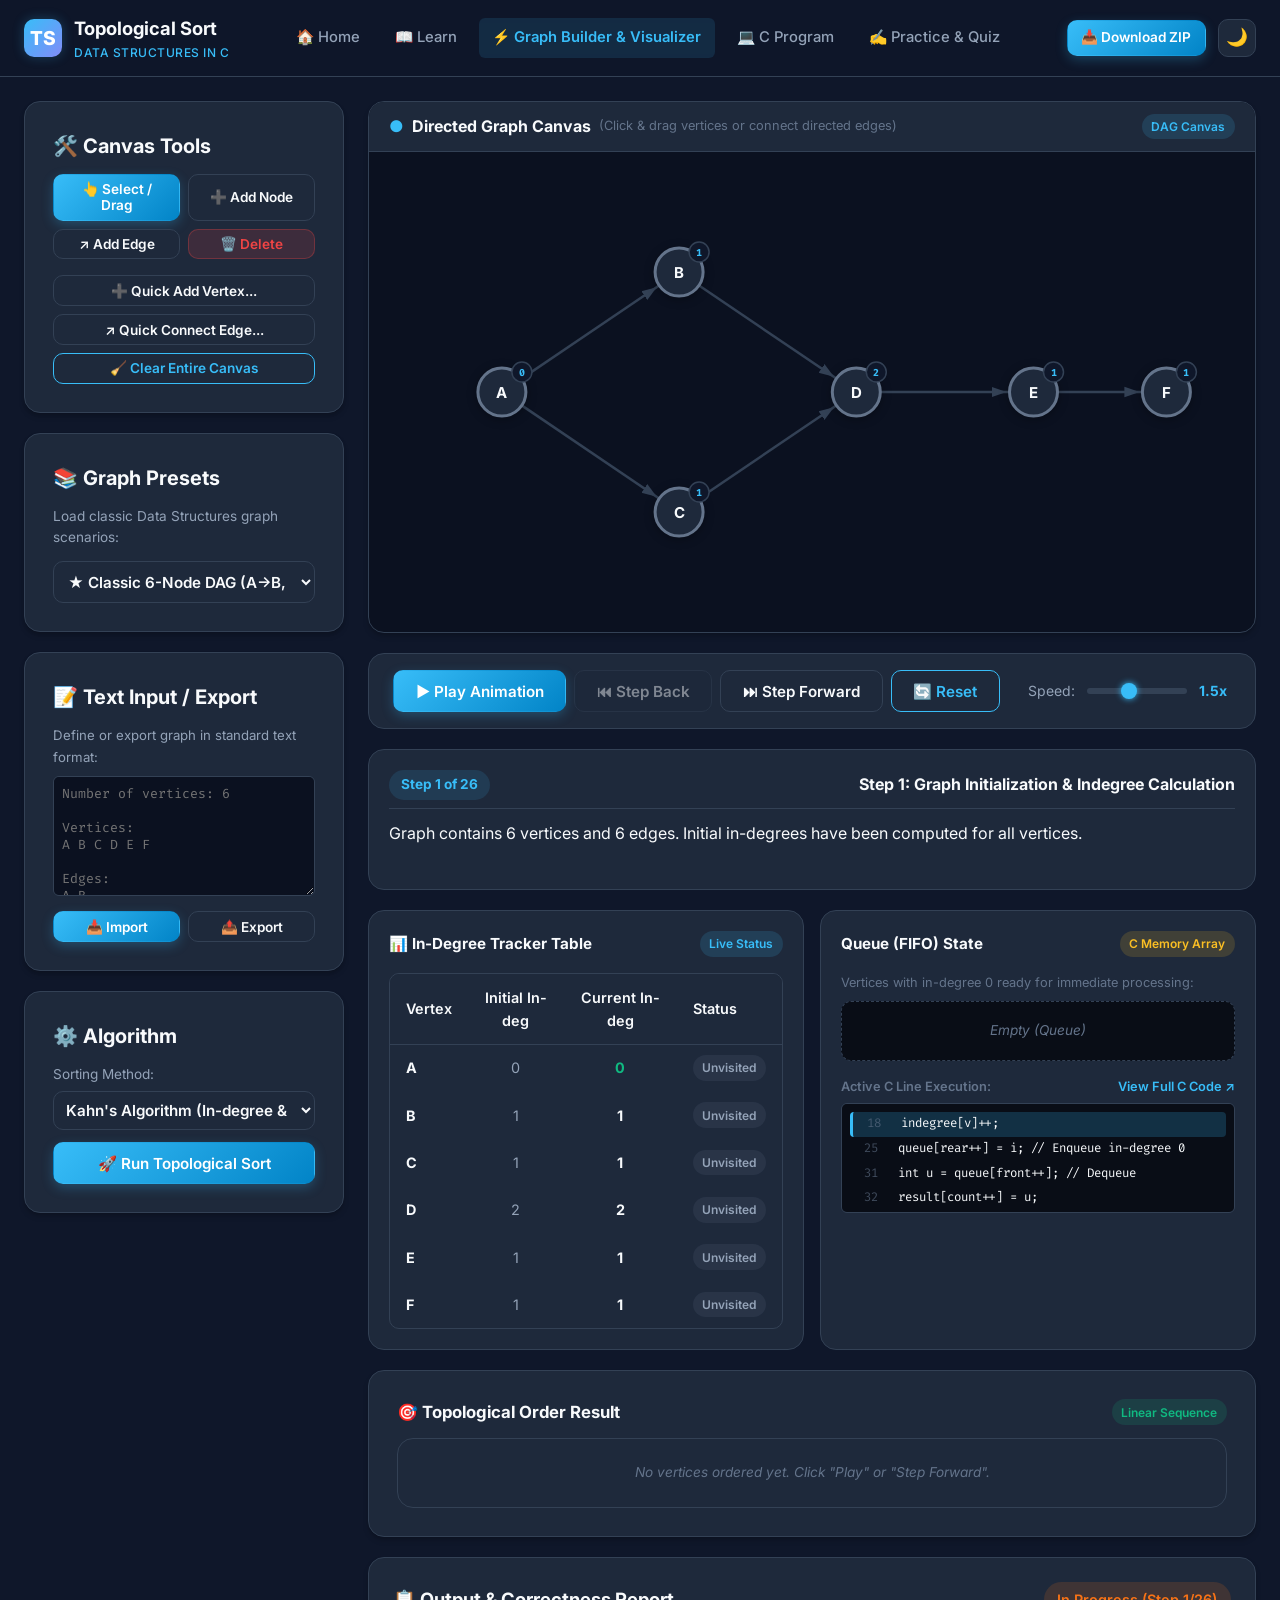
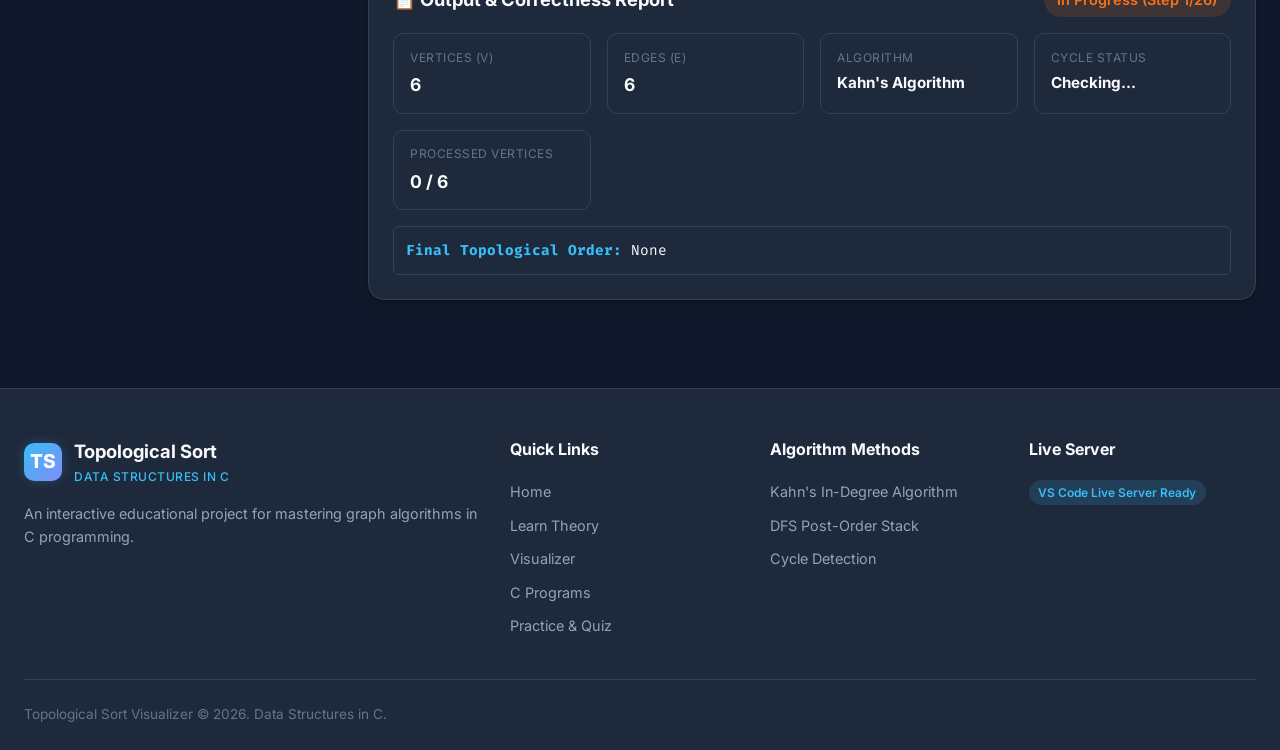
<file: visualizer.html>
<!DOCTYPE html>
<html lang="en" data-theme="dark">
<head>
  <meta charset="UTF-8">
  <meta name="viewport" content="width=device-width, initial-scale=1.0">
  <title>Interactive Graph Builder & Visualizer – Data Structures in C</title>
  <meta name="description" content="Interactive SVG Graph Builder and step-by-step Topological Sort animation engine with synchronized C code execution.">
  <link rel="stylesheet" href="css/style.css">
  <link rel="preconnect" href="https://fonts.googleapis.com">
  <link rel="preconnect" href="https://fonts.gstatic.com" crossorigin>
  <link href="https://fonts.googleapis.com/css2?family=Fira+Code:wght@400;600;700&family=Inter:wght@400;500;600;700;800;900&display=swap" rel="stylesheet">
</head>
<body>

  <!-- Navigation Bar -->
  <nav class="navbar">
    <div class="nav-container">
      <a href="index.html" class="brand">
        <div class="brand-icon">TS</div>
        <div class="brand-title">
          Topological Sort
          <span>Data Structures in C</span>
        </div>
      </a>

      <ul class="nav-menu">
        <li><a href="index.html" class="nav-link">🏠 Home</a></li>
        <li><a href="learn.html" class="nav-link">📖 Learn</a></li>
        <li><a href="visualizer.html" class="nav-link active">⚡ Graph Builder & Visualizer</a></li>
        <li><a href="c-program.html" class="nav-link">💻 C Program</a></li>
        <li><a href="practice.html" class="nav-link">✍️ Practice & Quiz</a></li>
      </ul>

      <div class="nav-actions">
        <a href="topological-sort-c.zip" download="topological-sort-c.zip" class="btn btn-primary btn-sm" title="Download Complete Offline ZIP Project" style="text-decoration: none;">📥 Download ZIP</a>
        <button class="theme-toggle-btn" id="themeToggleBtn" title="Toggle Dark/Light Mode">
          <span id="themeIcon">🌙</span>
        </button>
        <button class="mobile-toggle" aria-label="Toggle Mobile Menu">☰</button>
      </div>
    </div>
  </nav>

  <main class="container-fluid">
    
    <div class="visualizer-layout">
      
      <!-- Left Sidebar: Controls & Graph Builder Tools -->
      <aside class="sidebar-panel">
        
        <!-- Graph Mode & Actions -->
        <div class="card">
          <h3 class="card-title">🛠️ Canvas Tools</h3>
          
          <div style="display: grid; grid-template-columns: 1fr 1fr; gap: 0.5rem; margin-bottom: 1rem;">
            <button class="btn btn-primary btn-sm" id="btnModeSelect" title="Select and Drag Nodes">👆 Select / Drag</button>
            <button class="btn btn-secondary btn-sm" id="btnModeAddNode" title="Click Canvas to Place Vertex">➕ Add Node</button>
            <button class="btn btn-secondary btn-sm" id="btnModeAddEdge" title="Click From Node then To Node">↗ Add Edge</button>
            <button class="btn btn-danger btn-sm" id="btnModeDelete" title="Click Node or Edge to Remove">🗑️ Delete</button>
          </div>

          <div style="display: flex; flex-direction: column; gap: 0.5rem;">
            <button class="btn btn-secondary btn-sm" id="btnAddNodeDirect">➕ Quick Add Vertex...</button>
            <button class="btn btn-secondary btn-sm" id="btnAddEdgeDirect">↗ Quick Connect Edge...</button>
            <button class="btn btn-outline btn-sm" id="btnClearGraph">🧹 Clear Entire Canvas</button>
          </div>
        </div>

        <!-- Presets Card -->
        <div class="card">
          <h3 class="card-title">📚 Graph Presets</h3>
          <p style="font-size: 0.85rem; color: var(--text-secondary); margin-bottom: 0.75rem;">
            Load classic Data Structures graph scenarios:
          </p>
          <select id="presetSelect" class="btn btn-secondary" style="width: 100%; padding: 0.6rem; text-align: left;">
            <option value="classic">★ Classic 6-Node DAG (A→B, A→C...)</option>
            <option value="diamond">★ Diamond DAG (Multiple Orderings)</option>
            <option value="courses">★ Course Prerequisites (7 Vertices)</option>
            <option value="cycle">⚠️ Cyclic Graph (Cycle Detection Demo)</option>
            <option value="chain">★ Linear Dependency Chain (A→B→C→D→E)</option>
          </select>
        </div>

        <!-- Text Input / Export Section -->
        <div class="card">
          <h3 class="card-title">📝 Text Input / Export</h3>
          <p style="font-size: 0.825rem; color: var(--text-secondary); margin-bottom: 0.5rem;">
            Define or export graph in standard text format:
          </p>
          <textarea id="graphTextInput" rows="6" style="width: 100%; background: var(--bg-canvas); color: var(--text-primary); border: 1px solid var(--border-color); border-radius: var(--radius-sm); padding: 0.5rem; font-family: var(--font-mono); font-size: 0.825rem; resize: vertical;" placeholder="Number of vertices: 6&#10;&#10;Vertices:&#10;A B C D E F&#10;&#10;Edges:&#10;A B&#10;A C&#10;B D&#10;C D&#10;D E&#10;E F"></textarea>
          
          <div style="display: grid; grid-template-columns: 1fr 1fr; gap: 0.5rem; margin-top: 0.5rem;">
            <button class="btn btn-primary btn-sm" id="btnImportText">📥 Import</button>
            <button class="btn btn-secondary btn-sm" id="btnExportText">📤 Export</button>
          </div>
        </div>

        <!-- Algorithm Settings -->
        <div class="card">
          <h3 class="card-title">⚙️ Algorithm</h3>
          <label style="font-size: 0.85rem; color: var(--text-secondary); display: block; margin-bottom: 0.35rem;">Sorting Method:</label>
          <select id="algoSelect" class="btn btn-secondary" style="width: 100%; padding: 0.5rem; text-align: left; margin-bottom: 0.75rem;">
            <option value="kahns">Kahn's Algorithm (In-degree & Queue)</option>
            <option value="dfs">DFS Method (Post-Order & Stack)</option>
          </select>

          <button class="btn btn-primary" id="btnRunSort" style="width: 100%;">🚀 Run Topological Sort</button>
        </div>

      </aside>

      <!-- Main Visualizer Area -->
      <section class="main-visualizer">
        
        <!-- Canvas & Top Bar -->
        <div class="canvas-wrapper">
          <div class="canvas-toolbar">
            <div class="toolbar-group">
              <span style="font-weight: 700; color: var(--text-primary); font-size: 1rem; display: flex; align-items: center; gap: 0.5rem;">
                <span style="color: var(--primary);">●</span> Directed Graph Canvas
              </span>
              <span style="font-size: 0.8rem; color: var(--text-muted);">(Click & drag vertices or connect directed edges)</span>
            </div>
            <div class="toolbar-group">
              <span class="badge badge-ready">DAG Canvas</span>
            </div>
          </div>

          <svg id="graphSvg"></svg>
        </div>

        <!-- Playback Controls Bar -->
        <div class="control-bar">
          <div class="playback-controls">
            <button class="btn btn-primary" id="btnPlay">▶ Play Animation</button>
            <button class="btn btn-secondary" id="btnPause" style="display: none;">⏸ Pause</button>
            <button class="btn btn-secondary" id="btnStepPrev" title="Previous Step">⏮ Step Back</button>
            <button class="btn btn-secondary" id="btnStepNext" title="Next Step">⏭ Step Forward</button>
            <button class="btn btn-outline" id="btnReset" title="Reset to Start">🔄 Reset</button>
          </div>

          <div class="speed-control">
            <span>Speed:</span>
            <input type="range" id="speedSlider" class="speed-slider" min="0.5" max="3" step="0.5" value="1.5">
            <span id="speedLabel" style="font-weight: 700; color: var(--primary); min-width: 32px;">1.5x</span>
          </div>
        </div>

        <!-- Live Step Explanation Box -->
        <div class="step-log-card">
          <div class="step-indicator">
            <span class="step-badge" id="stepBadge">Step 1 of 1</span>
            <span id="stepTitle" style="font-weight: 700; color: var(--text-primary);">Initialization</span>
          </div>
          <div class="step-message" id="stepDesc">
            Graph loaded. Click <strong>"Play Animation"</strong> or <strong>"Step Forward"</strong> to trace the topological sort algorithm.
          </div>
        </div>

        <!-- Live Data Structures Panel (In-Degree Table + Queue/Stack Container) -->
        <div class="ds-container">
          
          <!-- Dynamic In-Degree Table -->
          <div class="ds-box">
            <div class="ds-header">
              <span>📊 In-Degree Tracker Table</span>
              <span class="badge badge-ready">Live Status</span>
            </div>
            <div class="table-responsive">
              <table class="data-table">
                <thead>
                  <tr>
                    <th>Vertex</th>
                    <th style="text-align: center;">Initial In-deg</th>
                    <th style="text-align: center;">Current In-deg</th>
                    <th>Status</th>
                  </tr>
                </thead>
                <tbody id="indegreeTableBody">
                  <!-- Populated dynamically -->
                </tbody>
              </table>
            </div>
          </div>

          <!-- Live Queue / Stack Visualization -->
          <div class="ds-box">
            <div class="ds-header">
              <span id="dsTitle">Queue (FIFO) State</span>
              <span class="badge badge-queue">C Memory Array</span>
            </div>
            <p style="font-size: 0.8rem; color: var(--text-muted); margin-bottom: 0.5rem;">
              Vertices with in-degree 0 ready for immediate processing:
            </p>
            <div class="queue-strip" id="queueContainer">
              <span class="queue-empty-text">Queue is empty</span>
            </div>

            <!-- Synchronized C Code Highlight Box -->
            <div style="margin-top: 1rem;">
              <div style="font-size: 0.8rem; font-weight: 600; color: var(--text-muted); margin-bottom: 0.35rem; display: flex; justify-content: space-between;">
                <span>Active C Line Execution:</span>
                <a href="c-program.html" style="color: var(--primary); text-decoration: none;">View Full C Code ↗</a>
              </div>
              <div style="background: var(--bg-code); border: 1px solid var(--border-color); border-radius: var(--radius-sm); padding: 0.5rem; font-family: var(--font-mono); font-size: 0.775rem; max-height: 110px; overflow-y: auto;">
                <div class="code-line" data-line="18"><span class="line-num">18</span><span class="line-content">indegree[v]++;</span></div>
                <div class="code-line" data-line="25"><span class="line-num">25</span><span class="line-content">queue[rear++] = i; // Enqueue in-degree 0</span></div>
                <div class="code-line" data-line="31"><span class="line-num">31</span><span class="line-content">int u = queue[front++]; // Dequeue</span></div>
                <div class="code-line" data-line="32"><span class="line-num">32</span><span class="line-content">result[count++] = u;</span></div>
                <div class="code-line" data-line="38"><span class="line-num">38</span><span class="line-content">indegree[v]--; // Decrement neighbor</span></div>
                <div class="code-line" data-line="41"><span class="line-num">41</span><span class="line-content">if (indegree[v] == 0) queue[rear++] = v;</span></div>
                <div class="code-line" data-line="48"><span class="line-num">48</span><span class="line-content">if (count != n) printf("Cycle detected!\n");</span></div>
                <div class="code-line" data-line="54"><span class="line-num">54</span><span class="line-content">printf("Topological Order: %d ", result[i]);</span></div>
              </div>
            </div>
          </div>

        </div>

        <!-- Topological Order Sequence Output -->
        <div class="card">
          <div class="ds-header" style="margin-bottom: 0.75rem;">
            <span style="font-size: 1.05rem; font-weight: 700; color: var(--text-primary);">🎯 Topological Order Result</span>
            <span class="badge badge-done">Linear Sequence</span>
          </div>
          <div class="result-strip" id="resultContainer">
            <span class="queue-empty-text">No vertices ordered yet</span>
          </div>
        </div>

        <!-- Output / Correctness Report -->
        <div class="report-card">
          <div style="display: flex; align-items: center; justify-content: space-between; flex-wrap: wrap; gap: 0.5rem;">
            <h3 style="font-size: 1.15rem; font-weight: 700; color: var(--text-primary);">📋 Output & Correctness Report</h3>
            <div id="reportStatus"><span class="badge badge-ready">Ready</span></div>
          </div>

          <div class="report-grid">
            <div class="report-item">
              <div class="report-label">Vertices (V)</div>
              <div class="report-value" id="reportVertices">0</div>
            </div>
            <div class="report-item">
              <div class="report-label">Edges (E)</div>
              <div class="report-value" id="reportEdges">0</div>
            </div>
            <div class="report-item">
              <div class="report-label">Algorithm</div>
              <div class="report-value" id="reportAlgorithm" style="font-size: 0.95rem;">Kahn's Algorithm</div>
            </div>
            <div class="report-item">
              <div class="report-label">Cycle Status</div>
              <div class="report-value" id="reportCycle" style="font-size: 0.95rem;">Not Checked</div>
            </div>
            <div class="report-item">
              <div class="report-label">Processed Vertices</div>
              <div class="report-value" id="reportProcessed">0 / 0</div>
            </div>
          </div>

          <div style="margin-top: 1rem; padding: 0.75rem; background: var(--bg-secondary); border-radius: var(--radius-sm); border: 1px solid var(--border-color); font-family: var(--font-mono); font-size: 0.9rem;">
            <strong style="color: var(--primary);">Final Topological Order: </strong>
            <span id="reportOrder" style="color: var(--text-primary);">None</span>
          </div>
        </div>

      </section>
    </div>

  </main>

  <!-- Footer -->
  <footer class="footer">
    <div class="footer-grid">
      <div class="footer-col">
        <div class="brand" style="margin-bottom: 1rem;">
          <div class="brand-icon">TS</div>
          <div class="brand-title">Topological Sort<span>Data Structures in C</span></div>
        </div>
        <p style="color: var(--text-secondary); font-size: 0.9rem;">An interactive educational project for mastering graph algorithms in C programming.</p>
      </div>
      <div class="footer-col">
        <h5>Quick Links</h5>
        <ul class="footer-links">
          <li><a href="index.html">Home</a></li>
          <li><a href="learn.html">Learn Theory</a></li>
          <li><a href="visualizer.html">Visualizer</a></li>
          <li><a href="c-program.html">C Programs</a></li>
          <li><a href="practice.html">Practice & Quiz</a></li>
        </ul>
      </div>
      <div class="footer-col">
        <h5>Algorithm Methods</h5>
        <ul class="footer-links">
          <li><a href="learn.html#kahns">Kahn's In-Degree Algorithm</a></li>
          <li><a href="learn.html#dfs">DFS Post-Order Stack</a></li>
          <li><a href="learn.html#cycles">Cycle Detection</a></li>
        </ul>
      </div>
      <div class="footer-col">
        <h5>Live Server</h5>
        <span class="badge badge-ready">VS Code Live Server Ready</span>
      </div>
    </div>
    <div class="footer-bottom">
      <div>Topological Sort Visualizer &copy; 2026. Data Structures in C.</div>
    </div>
  </footer>

  <script src="js/graph.js"></script>
  <script src="js/topological-sort.js"></script>
  <script src="js/visualization.js"></script>
  <script src="js/main.js"></script>
</body>
</html>
</file>
<file: css/style.css>
/* ==========================================================================
   Topological Sort Visualizer - Data Structures in C
   Modern Educational Theme & Design System
   ========================================================================== */

:root {
  /* Color Palette - Light Theme (Default) */
  --bg-primary: #0f172a;
  --bg-secondary: #1e293b;
  --bg-card: #1e293b;
  --bg-card-hover: #283548;
  --bg-canvas: #0b1120;
  --bg-code: #090d16;
  --bg-table-row-alt: rgba(255, 255, 255, 0.02);
  
  --text-primary: #f8fafc;
  --text-secondary: #94a3b8;
  --text-muted: #64748b;
  --text-accent: #38bdf8;
  
  --border-color: #334155;
  --border-subtle: #1e293b;
  --border-focus: #38bdf8;
  
  --primary: #38bdf8;
  --primary-hover: #0ea5e9;
  --primary-glow: rgba(56, 189, 248, 0.25);
  
  --secondary: #818cf8;
  --secondary-hover: #6366f1;
  
  /* State Colors */
  --color-unvisited: #64748b;
  --color-ready: #38bdf8;       /* Indegree 0 */
  --color-queue: #fbbf24;       /* In Queue / Stack */
  --color-active: #f97316;      /* Currently Processing */
  --color-done: #10b981;        /* In Topological Order */
  --color-cycle: #ef4444;       /* Cycle Detected */
  
  --badge-bg: rgba(56, 189, 248, 0.12);
  --badge-text: #38bdf8;
  
  --radius-sm: 6px;
  --radius-md: 10px;
  --radius-lg: 16px;
  --radius-full: 9999px;
  
  --shadow-sm: 0 1px 2px 0 rgba(0, 0, 0, 0.05);
  --shadow-md: 0 4px 6px -1px rgba(0, 0, 0, 0.2), 0 2px 4px -1px rgba(0, 0, 0, 0.1);
  --shadow-lg: 0 10px 15px -3px rgba(0, 0, 0, 0.3), 0 4px 6px -2px rgba(0, 0, 0, 0.15);
  --shadow-glow: 0 0 20px rgba(56, 189, 248, 0.25);
  
  --font-sans: 'Inter', -apple-system, BlinkMacSystemFont, 'Segoe UI', Roboto, Oxygen, Ubuntu, Cantarell, sans-serif;
  --font-mono: 'Fira Code', 'Cascadia Code', 'Source Code Pro', Consolas, Courier, monospace;
  
  --transition: all 0.2s cubic-bezier(0.4, 0, 0.2, 1);
  --transition-smooth: all 0.35s cubic-bezier(0.16, 1, 0.3, 1);
}

/* Light Theme Override */
[data-theme="light"] {
  --bg-primary: #f8fafc;
  --bg-secondary: #ffffff;
  --bg-card: #ffffff;
  --bg-card-hover: #f1f5f9;
  --bg-canvas: #f1f5f9;
  --bg-code: #1e293b;
  --bg-table-row-alt: rgba(0, 0, 0, 0.02);
  
  --text-primary: #0f172a;
  --text-secondary: #475569;
  --text-muted: #94a3b8;
  --text-accent: #0284c7;
  
  --border-color: #e2e8f0;
  --border-subtle: #f1f5f9;
  --border-focus: #0284c7;
  
  --primary: #0284c7;
  --primary-hover: #0369a1;
  --primary-glow: rgba(2, 132, 199, 0.2);
  
  --badge-bg: rgba(2, 132, 199, 0.1);
  --badge-text: #0284c7;
  
  --shadow-md: 0 4px 6px -1px rgba(0, 0, 0, 0.06), 0 2px 4px -1px rgba(0, 0, 0, 0.03);
  --shadow-lg: 0 10px 15px -3px rgba(0, 0, 0, 0.08), 0 4px 6px -2px rgba(0, 0, 0, 0.04);
  --shadow-glow: 0 0 20px rgba(2, 132, 199, 0.15);
}

/* Base Reset */
*, *::before, *::after {
  box-sizing: border-box;
  margin: 0;
  padding: 0;
}

html {
  scroll-behavior: smooth;
  font-size: 16px;
}

body {
  font-family: var(--font-sans);
  background-color: var(--bg-primary);
  color: var(--text-primary);
  line-height: 1.6;
  min-height: 100vh;
  display: flex;
  flex-direction: column;
  overflow-x: hidden;
  transition: background-color 0.3s ease, color 0.3s ease;
}

/* ==========================================================================
   Navigation Bar
   ========================================================================== */

.navbar {
  position: sticky;
  top: 0;
  z-index: 1000;
  background-color: rgba(15, 23, 42, 0.85);
  backdrop-filter: blur(12px);
  -webkit-backdrop-filter: blur(12px);
  border-bottom: 1px solid var(--border-color);
  transition: var(--transition);
}

[data-theme="light"] .navbar {
  background-color: rgba(255, 255, 255, 0.85);
}

.nav-container {
  max-width: 1300px;
  margin: 0 auto;
  padding: 0.85rem 1.5rem;
  display: flex;
  align-items: center;
  justify-content: space-between;
}

.brand {
  display: flex;
  align-items: center;
  gap: 0.75rem;
  text-decoration: none;
  color: var(--text-primary);
  font-weight: 700;
  font-size: 1.15rem;
}

.brand-icon {
  width: 38px;
  height: 38px;
  background: linear-gradient(135deg, var(--primary), var(--secondary));
  border-radius: var(--radius-md);
  display: flex;
  align-items: center;
  justify-content: center;
  color: #fff;
  font-weight: 800;
  font-size: 1.2rem;
  box-shadow: 0 0 12px var(--primary-glow);
}

.brand-title span {
  display: block;
  font-size: 0.75rem;
  font-weight: 500;
  color: var(--primary);
  letter-spacing: 0.5px;
  text-transform: uppercase;
}

.nav-menu {
  display: flex;
  align-items: center;
  gap: 0.5rem;
  list-style: none;
}

.nav-link {
  text-decoration: none;
  color: var(--text-secondary);
  font-weight: 500;
  font-size: 0.925rem;
  padding: 0.5rem 0.85rem;
  border-radius: var(--radius-sm);
  transition: var(--transition);
  display: flex;
  align-items: center;
  gap: 0.4rem;
}

.nav-link:hover {
  color: var(--text-primary);
  background-color: rgba(255, 255, 255, 0.06);
}

[data-theme="light"] .nav-link:hover {
  background-color: rgba(0, 0, 0, 0.05);
}

.nav-link.active {
  color: var(--primary);
  background-color: var(--badge-bg);
  font-weight: 600;
}

.nav-actions {
  display: flex;
  align-items: center;
  gap: 0.75rem;
}

.theme-toggle-btn {
  background: var(--bg-card);
  border: 1px solid var(--border-color);
  color: var(--text-primary);
  cursor: pointer;
  padding: 0.5rem;
  border-radius: var(--radius-md);
  display: flex;
  align-items: center;
  justify-content: center;
  font-size: 1.1rem;
  transition: var(--transition);
  width: 38px;
  height: 38px;
}

.theme-toggle-btn:hover {
  border-color: var(--primary);
  color: var(--primary);
  transform: rotate(15deg);
}

.mobile-toggle {
  display: none;
  background: none;
  border: none;
  color: var(--text-primary);
  font-size: 1.5rem;
  cursor: pointer;
}

/* ==========================================================================
   Layout & Container Components
   ========================================================================== */

main {
  flex: 1;
}

.container {
  max-width: 1280px;
  margin: 0 auto;
  padding: 2.5rem 1.5rem;
}

.container-narrow {
  max-width: 960px;
  margin: 0 auto;
  padding: 2.5rem 1.5rem;
}

.container-fluid {
  max-width: 1500px;
  margin: 0 auto;
  padding: 1.5rem;
}

/* Headers */
.section-header {
  text-align: center;
  margin-bottom: 3rem;
}

.section-tag {
  display: inline-flex;
  align-items: center;
  gap: 0.4rem;
  padding: 0.35rem 0.85rem;
  border-radius: var(--radius-full);
  background-color: var(--badge-bg);
  color: var(--badge-text);
  font-size: 0.8rem;
  font-weight: 600;
  text-transform: uppercase;
  letter-spacing: 0.5px;
  margin-bottom: 0.75rem;
}

.section-title {
  font-size: 2.25rem;
  font-weight: 800;
  color: var(--text-primary);
  line-height: 1.25;
  margin-bottom: 0.75rem;
}

.section-subtitle {
  font-size: 1.1rem;
  color: var(--text-secondary);
  max-width: 700px;
  margin: 0 auto;
}

/* Cards & Panels */
.card {
  background-color: var(--bg-card);
  border: 1px solid var(--border-color);
  border-radius: var(--radius-lg);
  padding: 1.75rem;
  box-shadow: var(--shadow-md);
  transition: var(--transition);
}

.card:hover {
  border-color: rgba(56, 189, 248, 0.4);
  box-shadow: var(--shadow-lg);
}

.card-title {
  font-size: 1.25rem;
  font-weight: 700;
  margin-bottom: 0.75rem;
  color: var(--text-primary);
  display: flex;
  align-items: center;
  gap: 0.5rem;
}

.card-icon {
  font-size: 1.4rem;
  color: var(--primary);
}

/* Buttons */
.btn {
  display: inline-flex;
  align-items: center;
  justify-content: center;
  gap: 0.5rem;
  padding: 0.65rem 1.35rem;
  border-radius: var(--radius-md);
  font-size: 0.95rem;
  font-weight: 600;
  text-decoration: none;
  cursor: pointer;
  border: 1px solid transparent;
  transition: var(--transition);
  font-family: inherit;
}

.btn-primary {
  background: linear-gradient(135deg, var(--primary), #0284c7);
  color: #ffffff;
  box-shadow: 0 4px 12px var(--primary-glow);
}

.btn-primary:hover {
  background: linear-gradient(135deg, var(--primary-hover), #0369a1);
  transform: translateY(-1px);
  box-shadow: 0 6px 16px var(--primary-glow);
}

.btn-secondary {
  background: var(--bg-secondary);
  border-color: var(--border-color);
  color: var(--text-primary);
}

.btn-secondary:hover {
  background: var(--bg-card-hover);
  border-color: var(--primary);
  color: var(--primary);
}

.btn-outline {
  background: transparent;
  border-color: var(--primary);
  color: var(--primary);
}

.btn-outline:hover {
  background: var(--badge-bg);
}

.btn-danger {
  background: rgba(239, 68, 68, 0.15);
  border-color: rgba(239, 68, 68, 0.3);
  color: #ef4444;
}

.btn-danger:hover {
  background: #ef4444;
  color: #ffffff;
}

.btn-sm {
  padding: 0.4rem 0.85rem;
  font-size: 0.85rem;
}

.btn-lg {
  padding: 0.85rem 1.85rem;
  font-size: 1.05rem;
}

.btn:disabled {
  opacity: 0.45;
  cursor: not-allowed;
  transform: none !important;
}

/* Badges & Tags */
.badge {
  display: inline-flex;
  align-items: center;
  gap: 0.35rem;
  padding: 0.2rem 0.6rem;
  border-radius: var(--radius-full);
  font-size: 0.75rem;
  font-weight: 600;
}

.badge-ready { background: rgba(56, 189, 248, 0.15); color: var(--color-ready); }
.badge-queue { background: rgba(251, 191, 36, 0.15); color: var(--color-queue); }
.badge-active { background: rgba(249, 115, 22, 0.15); color: var(--color-active); }
.badge-done { background: rgba(16, 185, 129, 0.15); color: var(--color-done); }
.badge-cycle { background: rgba(239, 68, 68, 0.15); color: var(--color-cycle); }

/* ==========================================================================
   Home Page Styles
   ========================================================================== */

.hero-section {
  position: relative;
  padding: 4.5rem 1.5rem 3.5rem;
  background: radial-gradient(circle at 50% 10%, rgba(56, 189, 248, 0.12), transparent 60%);
  border-bottom: 1px solid var(--border-color);
  text-align: center;
}

.hero-content {
  max-width: 850px;
  margin: 0 auto;
}

.hero-title {
  font-size: 3.25rem;
  font-weight: 900;
  line-height: 1.15;
  margin-bottom: 1.25rem;
  letter-spacing: -0.5px;
}

.hero-title .gradient-text {
  background: linear-gradient(135deg, var(--primary), var(--secondary));
  -webkit-background-clip: text;
  -webkit-text-fill-color: transparent;
}

.hero-subtitle {
  font-size: 1.25rem;
  color: var(--text-secondary);
  line-height: 1.6;
  margin-bottom: 2rem;
}

.hero-cta {
  display: flex;
  flex-wrap: wrap;
  align-items: center;
  justify-content: center;
  gap: 1rem;
  margin-bottom: 3rem;
}

.hero-preview {
  background: var(--bg-card);
  border: 1px solid var(--border-color);
  border-radius: var(--radius-lg);
  padding: 1.5rem;
  box-shadow: var(--shadow-lg), var(--shadow-glow);
  max-width: 900px;
  margin: 0 auto;
}

/* Feature Grid */
.grid-3 {
  display: grid;
  grid-template-columns: repeat(auto-fit, minmax(320px, 1fr));
  gap: 1.5rem;
  margin: 2rem 0;
}

.grid-2 {
  display: grid;
  grid-template-columns: repeat(auto-fit, minmax(380px, 1fr));
  gap: 1.5rem;
  margin: 2rem 0;
}

.grid-4 {
  display: grid;
  grid-template-columns: repeat(auto-fit, minmax(240px, 1fr));
  gap: 1.25rem;
  margin: 2rem 0;
}

.concept-box {
  background: var(--bg-card);
  border: 1px solid var(--border-color);
  border-left: 4px solid var(--primary);
  border-radius: var(--radius-md);
  padding: 1.25rem 1.5rem;
  margin: 1.25rem 0;
}

.concept-box h4 {
  color: var(--primary);
  font-size: 1.05rem;
  margin-bottom: 0.4rem;
  display: flex;
  align-items: center;
  gap: 0.4rem;
}

.definition-quote {
  font-size: 1.15rem;
  font-weight: 500;
  color: var(--text-primary);
  background: rgba(56, 189, 248, 0.08);
  border-left: 4px solid var(--primary);
  padding: 1.25rem 1.5rem;
  border-radius: 0 var(--radius-md) var(--radius-md) 0;
  margin: 1.5rem 0;
  font-style: italic;
}

/* ==========================================================================
   Visualizer Workspace & Graph Builder
   ========================================================================== */

.visualizer-layout {
  display: grid;
  grid-template-columns: 320px 1fr;
  gap: 1.5rem;
  align-items: start;
}

.sidebar-panel {
  display: flex;
  flex-direction: column;
  gap: 1.25rem;
}

.main-visualizer {
  display: flex;
  flex-direction: column;
  gap: 1.25rem;
}

/* Graph Canvas Area */
.canvas-wrapper {
  position: relative;
  background-color: var(--bg-canvas);
  border: 1px solid var(--border-color);
  border-radius: var(--radius-lg);
  overflow: hidden;
  box-shadow: var(--shadow-md);
}

.canvas-toolbar {
  display: flex;
  align-items: center;
  justify-content: space-between;
  padding: 0.75rem 1.25rem;
  background: var(--bg-secondary);
  border-bottom: 1px solid var(--border-color);
  flex-wrap: wrap;
  gap: 0.75rem;
}

.toolbar-group {
  display: flex;
  align-items: center;
  gap: 0.5rem;
}

#graphSvg {
  width: 100%;
  height: 480px;
  display: block;
  cursor: crosshair;
  user-select: none;
}

/* SVG Elements */
.svg-edge {
  stroke: var(--border-color);
  stroke-width: 2.5px;
  fill: none;
  transition: stroke 0.3s ease, stroke-width 0.3s ease;
  cursor: pointer;
}

.svg-edge.highlighted {
  stroke: var(--primary);
  stroke-width: 3.5px;
}

.svg-edge.active {
  stroke: var(--color-active);
  stroke-width: 4px;
}

.svg-edge.done {
  stroke: var(--color-done);
  opacity: 0.4;
  stroke-dasharray: 4;
}

.svg-edge.cycle {
  stroke: var(--color-cycle);
  stroke-width: 3.5px;
}

.svg-node-group {
  cursor: grab;
  transition: transform 0.15s ease;
}

.svg-node-group:active {
  cursor: grabbing;
}

.svg-node-circle {
  fill: var(--bg-card);
  stroke: var(--color-unvisited);
  stroke-width: 3px;
  transition: fill 0.3s ease, stroke 0.3s ease, transform 0.2s ease;
  filter: drop-shadow(0 2px 5px rgba(0,0,0,0.3));
}

.svg-node-label {
  fill: var(--text-primary);
  font-family: var(--font-sans);
  font-size: 15px;
  font-weight: 700;
  text-anchor: middle;
  dominant-baseline: central;
  pointer-events: none;
}

.svg-indegree-badge {
  fill: var(--bg-primary);
  stroke: var(--border-color);
  stroke-width: 1.5px;
}

.svg-indegree-text {
  fill: var(--primary);
  font-family: var(--font-mono);
  font-size: 10px;
  font-weight: 700;
  text-anchor: middle;
  dominant-baseline: central;
  pointer-events: none;
}

/* Graph States */
.svg-node-group.state-ready .svg-node-circle {
  stroke: var(--color-ready);
  fill: rgba(56, 189, 248, 0.15);
}

.svg-node-group.state-queue .svg-node-circle {
  stroke: var(--color-queue);
  fill: rgba(251, 191, 36, 0.2);
}

.svg-node-group.state-active .svg-node-circle {
  stroke: var(--color-active);
  fill: rgba(249, 115, 22, 0.3);
  stroke-width: 4px;
}

.svg-node-group.state-done .svg-node-circle {
  stroke: var(--color-done);
  fill: rgba(16, 185, 129, 0.2);
}

.svg-node-group.state-cycle .svg-node-circle {
  stroke: var(--color-cycle);
  fill: rgba(239, 68, 68, 0.25);
  stroke-width: 4px;
}

/* Visualizer Controls Bar */
.control-bar {
  background: var(--bg-card);
  border: 1px solid var(--border-color);
  border-radius: var(--radius-lg);
  padding: 1rem 1.5rem;
  display: flex;
  align-items: center;
  justify-content: space-between;
  flex-wrap: wrap;
  gap: 1rem;
}

.playback-controls {
  display: flex;
  align-items: center;
  gap: 0.5rem;
}

.speed-control {
  display: flex;
  align-items: center;
  gap: 0.75rem;
  font-size: 0.875rem;
  color: var(--text-secondary);
}

.speed-slider {
  appearance: none;
  -webkit-appearance: none;
  width: 100px;
  height: 6px;
  background: var(--border-color);
  border-radius: var(--radius-full);
  outline: none;
}

.speed-slider::-webkit-slider-thumb {
  -webkit-appearance: none;
  width: 16px;
  height: 16px;
  border-radius: 50%;
  background: var(--primary);
  cursor: pointer;
  box-shadow: 0 0 6px var(--primary);
}

/* Step Log Box */
.step-log-card {
  background: var(--bg-card);
  border: 1px solid var(--border-color);
  border-radius: var(--radius-lg);
  padding: 1.25rem;
}

.step-indicator {
  display: flex;
  align-items: center;
  justify-content: space-between;
  margin-bottom: 0.75rem;
  padding-bottom: 0.5rem;
  border-bottom: 1px solid var(--border-color);
}

.step-badge {
  font-size: 0.85rem;
  font-weight: 700;
  color: var(--primary);
  background: var(--badge-bg);
  padding: 0.25rem 0.75rem;
  border-radius: var(--radius-full);
}

.step-message {
  font-size: 1rem;
  color: var(--text-primary);
  line-height: 1.5;
  min-height: 48px;
}

/* Data Structures Live Panel */
.ds-container {
  display: grid;
  grid-template-columns: 1fr 1fr;
  gap: 1rem;
}

.ds-box {
  background: var(--bg-card);
  border: 1px solid var(--border-color);
  border-radius: var(--radius-lg);
  padding: 1.25rem;
  display: flex;
  flex-direction: column;
}

.ds-header {
  display: flex;
  align-items: center;
  justify-content: space-between;
  margin-bottom: 1rem;
  font-size: 0.95rem;
  font-weight: 700;
  color: var(--text-primary);
}

/* Animated Queue Container */
.queue-strip {
  display: flex;
  align-items: center;
  gap: 0.5rem;
  padding: 0.75rem;
  background: var(--bg-code);
  border: 1px dashed var(--border-color);
  border-radius: var(--radius-md);
  min-height: 60px;
  overflow-x: auto;
}

.queue-node {
  min-width: 44px;
  height: 44px;
  background: rgba(251, 191, 36, 0.15);
  border: 2px solid var(--color-queue);
  color: var(--text-primary);
  border-radius: var(--radius-md);
  display: flex;
  align-items: center;
  justify-content: center;
  font-weight: 700;
  font-size: 1.1rem;
  animation: popIn 0.3s cubic-bezier(0.175, 0.885, 0.32, 1.275);
  position: relative;
}

.queue-node.front-ptr::after {
  content: 'FRONT';
  position: absolute;
  bottom: -18px;
  font-size: 8px;
  color: var(--primary);
  font-weight: 700;
  font-family: var(--font-mono);
}

.queue-empty-text {
  color: var(--text-muted);
  font-size: 0.85rem;
  font-style: italic;
  margin: auto;
}

/* Topological Order Output Bar */
.result-strip {
  display: flex;
  align-items: center;
  gap: 0.5rem;
  padding: 1rem;
  background: var(--bg-card);
  border: 1px solid var(--border-color);
  border-radius: var(--radius-lg);
  overflow-x: auto;
  min-height: 70px;
}

.result-item {
  display: flex;
  align-items: center;
  gap: 0.5rem;
  animation: slideInRight 0.3s ease;
}

.result-badge {
  padding: 0.5rem 1rem;
  background: rgba(16, 185, 129, 0.15);
  border: 2px solid var(--color-done);
  color: var(--text-primary);
  border-radius: var(--radius-md);
  font-weight: 700;
  font-size: 1.1rem;
}

.result-arrow {
  color: var(--primary);
  font-size: 1.25rem;
  font-weight: bold;
}

/* Tables */
.table-responsive {
  overflow-x: auto;
  border-radius: var(--radius-md);
  border: 1px solid var(--border-color);
}

.data-table {
  width: 100%;
  border-collapse: collapse;
  text-align: left;
  font-size: 0.9rem;
}

.data-table th {
  background: var(--bg-secondary);
  color: var(--text-primary);
  padding: 0.75rem 1rem;
  font-weight: 600;
  border-bottom: 1px solid var(--border-color);
}

.data-table td {
  padding: 0.65rem 1rem;
  border-bottom: 1px solid var(--border-subtle);
  color: var(--text-secondary);
}

.data-table tr:last-child td {
  border-bottom: none;
}

.data-table tr:hover {
  background: var(--bg-table-row-alt);
}

.data-table tr.active-row {
  background: rgba(56, 189, 248, 0.1);
}

/* Status / Correctness Report Box */
.report-card {
  background: var(--bg-card);
  border: 1px solid var(--border-color);
  border-radius: var(--radius-lg);
  padding: 1.5rem;
  box-shadow: var(--shadow-md);
}

.report-grid {
  display: grid;
  grid-template-columns: repeat(auto-fit, minmax(180px, 1fr));
  gap: 1rem;
  margin-top: 1rem;
}

.report-item {
  background: var(--bg-secondary);
  border-radius: var(--radius-md);
  padding: 0.85rem 1rem;
  border: 1px solid var(--border-color);
}

.report-label {
  font-size: 0.75rem;
  color: var(--text-muted);
  text-transform: uppercase;
  letter-spacing: 0.5px;
  margin-bottom: 0.25rem;
}

.report-value {
  font-size: 1.1rem;
  font-weight: 700;
  color: var(--text-primary);
}

/* ==========================================================================
   C Program Section & Code Highlighting
   ========================================================================== */

.code-container {
  background: var(--bg-code);
  border: 1px solid var(--border-color);
  border-radius: var(--radius-lg);
  overflow: hidden;
  box-shadow: var(--shadow-md);
  margin: 1.5rem 0;
}

.code-header {
  display: flex;
  align-items: center;
  justify-content: space-between;
  padding: 0.75rem 1.25rem;
  background: rgba(255, 255, 255, 0.03);
  border-bottom: 1px solid var(--border-color);
}

.code-tab-btn {
  background: none;
  border: none;
  color: var(--text-secondary);
  font-size: 0.9rem;
  font-weight: 600;
  padding: 0.4rem 0.85rem;
  border-radius: var(--radius-sm);
  cursor: pointer;
  transition: var(--transition);
}

.code-tab-btn.active {
  color: var(--primary);
  background: var(--badge-bg);
}

.code-body {
  font-family: var(--font-mono);
  font-size: 0.9rem;
  line-height: 1.6;
  overflow-x: auto;
  padding: 1.25rem;
  color: #e2e8f0;
}

.code-line {
  display: flex;
  padding: 0.15rem 0.5rem;
  border-radius: 4px;
  transition: background 0.2s ease;
}

.code-line:hover {
  background: rgba(255, 255, 255, 0.05);
}

.code-line.active-line {
  background: rgba(56, 189, 248, 0.2);
  border-left: 3px solid var(--primary);
}

.line-num {
  width: 40px;
  color: var(--text-muted);
  user-select: none;
  text-align: right;
  padding-right: 1.25rem;
  opacity: 0.6;
}

.line-content {
  flex: 1;
  white-space: pre;
}

/* Syntax Token Colors */
.c-keyword { color: #f472b6; font-weight: 600; }
.c-type { color: #38bdf8; font-weight: 600; }
.c-preprocessor { color: #c084fc; font-weight: 600; }
.c-string { color: #a7f3d0; }
.c-number { color: #fbbf24; }
.c-comment { color: #64748b; font-style: italic; }
.c-func { color: #60a5fa; }
.c-operator { color: #f43f5e; }

/* Interactive C Terminal Simulator */
.terminal-card {
  background: #090d16;
  border: 1px solid var(--border-color);
  border-radius: var(--radius-lg);
  overflow: hidden;
  font-family: var(--font-mono);
}

.terminal-header {
  background: #151d2f;
  padding: 0.6rem 1rem;
  display: flex;
  align-items: center;
  gap: 0.5rem;
  border-bottom: 1px solid var(--border-color);
}

.terminal-dot {
  width: 12px;
  height: 12px;
  border-radius: 50%;
}
.dot-red { background: #ef4444; }
.dot-yellow { background: #f59e0b; }
.dot-green { background: #10b981; }

.terminal-body {
  padding: 1.25rem;
  color: #38bdf8;
  font-size: 0.9rem;
  min-height: 180px;
  max-height: 320px;
  overflow-y: auto;
  white-space: pre-wrap;
}

/* ==========================================================================
   Practice & Quiz Page
   ========================================================================== */

.quiz-card {
  background: var(--bg-card);
  border: 1px solid var(--border-color);
  border-radius: var(--radius-lg);
  padding: 2rem;
  margin-bottom: 2rem;
}

.question-text {
  font-size: 1.15rem;
  font-weight: 600;
  color: var(--text-primary);
  margin-bottom: 1.25rem;
}

.options-grid {
  display: flex;
  flex-direction: column;
  gap: 0.75rem;
}

.option-label {
  display: flex;
  align-items: center;
  gap: 0.85rem;
  padding: 0.85rem 1.25rem;
  background: var(--bg-secondary);
  border: 1px solid var(--border-color);
  border-radius: var(--radius-md);
  cursor: pointer;
  transition: var(--transition);
  font-size: 0.95rem;
}

.option-label:hover {
  border-color: var(--primary);
  background: var(--bg-card-hover);
}

.option-label.correct {
  border-color: var(--color-done);
  background: rgba(16, 185, 129, 0.15);
  color: var(--text-primary);
}

.option-label.incorrect {
  border-color: var(--color-cycle);
  background: rgba(239, 68, 68, 0.15);
  color: var(--text-primary);
}

.explanation-box {
  margin-top: 1rem;
  padding: 1rem;
  border-radius: var(--radius-md);
  font-size: 0.9rem;
  line-height: 1.5;
  display: none;
}

.explanation-box.show {
  display: block;
}

.accordion-item {
  border: 1px solid var(--border-color);
  border-radius: var(--radius-md);
  margin-bottom: 0.75rem;
  overflow: hidden;
}

.accordion-header {
  width: 100%;
  padding: 1rem 1.25rem;
  background: var(--bg-card);
  border: none;
  text-align: left;
  font-size: 1.05rem;
  font-weight: 600;
  color: var(--text-primary);
  cursor: pointer;
  display: flex;
  align-items: center;
  justify-content: space-between;
}

.accordion-header:hover {
  background: var(--bg-secondary);
}

.accordion-content {
  padding: 1.25rem;
  background: var(--bg-secondary);
  border-top: 1px solid var(--border-color);
  font-size: 0.95rem;
  color: var(--text-secondary);
  display: none;
}

.accordion-content.show {
  display: block;
}

/* ==========================================================================
   Footer
   ========================================================================== */

.footer {
  background: var(--bg-secondary);
  border-top: 1px solid var(--border-color);
  padding: 3rem 1.5rem 1.5rem;
  margin-top: 4rem;
}

.footer-grid {
  display: grid;
  grid-template-columns: 2fr 1fr 1fr 1fr;
  gap: 2rem;
  max-width: 1280px;
  margin: 0 auto 2.5rem;
}

.footer-col h5 {
  font-size: 1rem;
  font-weight: 700;
  color: var(--text-primary);
  margin-bottom: 1rem;
}

.footer-links {
  list-style: none;
  display: flex;
  flex-direction: column;
  gap: 0.5rem;
}

.footer-links a {
  color: var(--text-secondary);
  text-decoration: none;
  font-size: 0.9rem;
  transition: var(--transition);
}

.footer-links a:hover {
  color: var(--primary);
}

.footer-bottom {
  max-width: 1280px;
  margin: 0 auto;
  padding-top: 1.5rem;
  border-top: 1px solid var(--border-color);
  display: flex;
  align-items: center;
  justify-content: space-between;
  font-size: 0.85rem;
  color: var(--text-muted);
  flex-wrap: wrap;
  gap: 1rem;
}

/* ==========================================================================
   Animations & Responsive Media Queries
   ========================================================================== */

@keyframes popIn {
  0% { transform: scale(0.6); opacity: 0; }
  100% { transform: scale(1); opacity: 1; }
}

@keyframes slideInRight {
  0% { transform: translateX(20px); opacity: 0; }
  100% { transform: translateX(0); opacity: 1; }
}

@keyframes pulseGlow {
  0%, 100% { filter: drop-shadow(0 0 6px rgba(56, 189, 248, 0.4)); }
  50% { filter: drop-shadow(0 0 16px rgba(56, 189, 248, 0.8)); }
}

@media (max-width: 1024px) {
  .visualizer-layout {
    grid-template-columns: 1fr;
  }
  .footer-grid {
    grid-template-columns: 1fr 1fr;
  }
}

@media (max-width: 768px) {
  .nav-menu {
    position: fixed;
    top: 60px;
    left: -100%;
    width: 100%;
    height: calc(100vh - 60px);
    background: var(--bg-primary);
    flex-direction: column;
    align-items: flex-start;
    padding: 2rem 1.5rem;
    transition: left 0.3s ease;
    border-right: 1px solid var(--border-color);
  }
  
  .nav-menu.open {
    left: 0;
  }
  
  .mobile-toggle {
    display: block;
  }
  
  .hero-title {
    font-size: 2.25rem;
  }
  
  .ds-container {
    grid-template-columns: 1fr;
  }
  
  .footer-grid {
    grid-template-columns: 1fr;
  }
}
</file>
